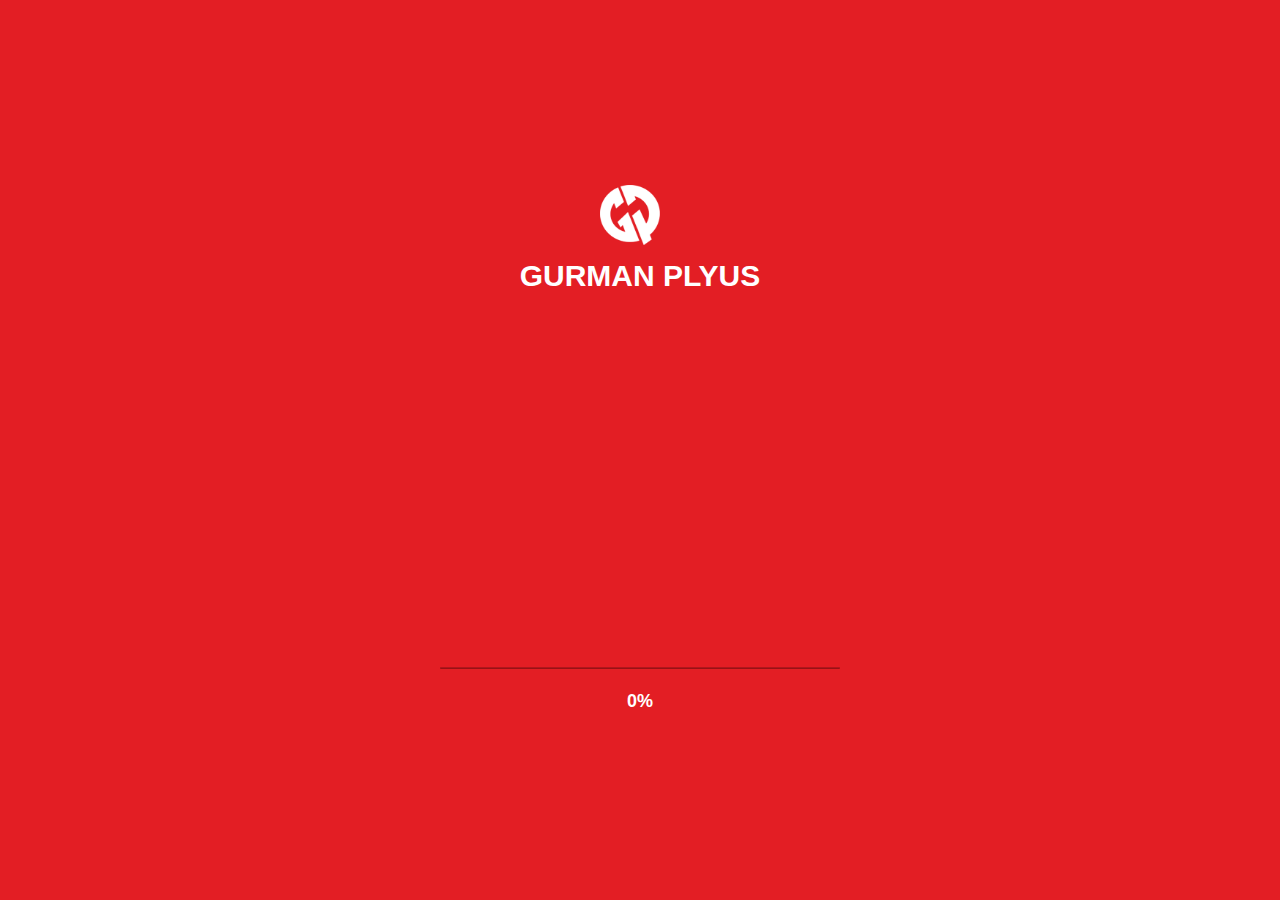
<file: index.html>
<html lang="en">

<head>
    <meta charset="UTF-8">
    <meta name="viewport" content="width=device-width, initial-scale=1.0">
    <link rel="icon" type="image/png" href="./images/logo-gurman.png" sizes="16x16">
    <link rel="stylesheet" href="https://maxcdn.bootstrapcdn.com/bootstrap/3.4.1/css/bootstrap.min.css">
    <link rel="stylesheet" href="https://cdnjs.cloudflare.com/ajax/libs/font-awesome/4.7.0/css/font-awesome.min.css">
    <link rel="stylesheet" href="style.css">
    <link rel="stylesheet" href="mobile.css">
    <link rel="stylesheet" href="root.css">
    <script src="https://api-maps.yandex.ru/2.1/?lang=ru_RU&amp;apikey=<ваш API-ключ>" type="text/javascript"></script>
    <title>Gurman plyus</title>
</head>

<body>
    <div class="comment-popup" data-position="1"> 
        <i class="fa fa-close comment-close" onclick="closePageePopup()"></i>
        <div class="bg-ccc">
                <div class="about-content">
                    <div class="row">
                        <div class="col-md-12 col-sm-12 col-xs-12">
                            <p class="text-banner text-dark contact-banner comment-popup-text">Оставьте отзыв</p>
                        </div>
                        <div class="col-md-12 col-sm-12 col-xs-12">
                            <div class="border-bottom-input">
                                <label><b>Имя</b></label>
                                <input type="text">
                            </div>
                        </div>
                        <div class="col-md-6 col-sm-6 col-xs-12">
                            <div class="border-bottom-input">
                                <label><b>Телефон</b></label>
                                <input type="text">
                            </div>
                        </div>
                        <div class="col-md-6 col-sm-6 col-xs-12">
                            <div class="border-bottom-input">
                                <label><b>E-mail</b></label>
                                <input type="text">
                            </div>
                        </div>
                        <div class="col-md-12 col-sm-12 col-xs-12">
                            <div class="border-bottom-input">
                                <label><b>Текст сообщение</b></label>
                                <input type="text">
                            </div>
                        </div>
                        <div class="col-md-6 col-sm-6 col-xs-12 mb-5">
                            <div class="flex-file-upload">
                                <div class="btn-box">
                                    <label class="circle-upload" for="file-inp"><i class="fa fa-cloud-upload "></i></label>
                                </div>
                                <div class="text-box">
                                    <p class="file-upload-text">прикрепить файлы Docx, exсel, pdf, jpg, png</p>
                                </div>
                                <input type="file" class="hide-inp" onchange="changeText(event)" id="file-inp" hidden="">
                            </div>
                        </div>
                        <div class="col-md-6 col-sm-6 col-xs-12 mb-5">
                            <button type="submit" class="red-border-btn active pl-10 pr-10">ОТПРАВИТЬ</button>
                        </div>
                    </div>

                </div>
            </div>
    </div>
    <div class="comment-popup" data-position="2"> 
        <i class="fa fa-close comment-close" onclick="closePageePopup()"></i>
        <div class="bg-ccc">
                <div class="about-content">
                    <div class="row">
                        <div class="col-md-12 col-sm-12 col-xs-12">
                            <p class="text-banner text-dark contact-banner comment-popup-text">Сотрудничество</p>
                        </div>
                        <div class="col-md-12 col-sm-12 col-xs-12">
                            <div class="border-bottom-input">
                                <label><b>Имя</b></label>
                                <input type="text">
                            </div>
                        </div>
                        <div class="col-md-6 col-sm-6 col-xs-12">
                            <div class="border-bottom-input">
                                <label><b>Телефон</b></label>
                                <input type="text">
                            </div>
                        </div>
                        <div class="col-md-6 col-sm-6 col-xs-12">
                            <div class="border-bottom-input">
                                <label><b>E-mail</b></label>
                                <input type="text">
                            </div>
                        </div>
                        <div class="col-md-12 col-sm-12 col-xs-12">
                            <div class="border-bottom-input">
                                <label><b>Текст сообщение</b></label>
                                <input type="text">
                            </div>
                        </div>
                        <div class="col-md-6 col-sm-6 col-xs-12 mb-5">
                            <div class="flex-file-upload">
                                <div class="btn-box">
                                    <label class="circle-upload" for="file-inp"><i class="fa fa-cloud-upload "></i></label>
                                </div>
                                <div class="text-box">
                                    <p class="file-upload-text">прикрепить файлы Docx, exсel, pdf, jpg, png</p>
                                </div>
                                <input type="file" class="hide-inp" onchange="changeText(event)" id="file-inp" hidden="">
                            </div>
                        </div>
                        <div class="col-md-6 col-sm-6 col-xs-12 mb-5">
                            <button type="submit" class="red-border-btn active pl-10 pr-10">ОТПРАВИТЬ</button>
                        </div>
                    </div>

                </div>
            </div>
    </div>
    <div class="loader-page">
        <div class="center-item logo-loader">
            <img src="./images/logo-gurman.png" alt="">
            <span>Gurman plyus</span>
        </div>
        <div class="center-item progress-center">
            <div class="progress-bar custom">
                <div class="item-progres"></div>
            </div>
            <span class="loader-progress">0%</span>
        </div>
    </div>
    <div class="toggle-menu">
        <div class="content-menu">
            <div class="flex-nav">
                <ul class="menu-ul">
                    <li><a href="about.html">О НАС </a></li>
                    <li><a href="firial.html">ДИСТРИБУЦИЯ</a></li>
                    <li><a href="partner.html">ПАРТНЕРЫ</a></li>
                    <li><a href="product.html">НАШ РОДУКТ</a></li>
                    <li><a href="missia.html">МИССИЯ И ПРИНЦИПЫ</a></li>
                    <li><a href="galery.html">ФОТО ГАЛАРЕЯ</a></li>
                    <li><span onclick="openPagePopup(1)">ОСТАВЬТЕ ОТЗЫВ</span></li>
                    <li><span onclick="openPagePopup(2)">СОТРУДНИЧЕСТВО</span></li>
                    <li><a href="contact.html">КОНТАКТЫ</a></li>
                </ul>
                <ul class="menu-ul bottom-menu contact-menu">
                    <li>
                        <span>Phone</span>
                        <span>(+99412) 447-01-17</span>
                        <span>(+99412) 565-61-71</span>
                        <span>(+99412) 565-61-72</span>
                        <span>(+99412) 628-27-94</span>
                    </li>
                    <li>
                        <a href="mailto:planerhobbi551@gmail.com">
                            <span>Email</span>
                            <span>planerhobbi551@gmail.com</span>
                        </a>
                    </li>
                    <li>
                        <span>Политика конфиденциальности</span>
                        <p style="margin: 0;">© 2020 «GURMAN PLUSH» </p>
                    </li>
                </ul>
            </div>
        </div>
        <div class="white-bg">
        </div>
        <div class="right-close-box">
        </div>
        <div class="close-menu-icon">
            <i class="fa fa-angle-left"></i>
        </div>
    </div>
    <div class="box-button-right-acardion">
        <button class="red-border-btn right-button-item one-btn">НАПИСАТЬ НАМ</button>
        <button class="red-border-btn right-button-item two-btn" onclick="openPagePopup(1)">ОСТАВЬТЕ ОТЗЫВ</button>
        <button class="red-border-btn right-button-item three-btn" onclick="openPagePopup(2)">СОТРУДНИЧЕСТВО</button>
    </div>
    <div class="flex-section">
        <div class="col-flex-1">
            <div class="item-box">
                <div class="logo-box flex-end-line">
                    <a href="index.html">
                        <img src="./images/logo-gurman.png" alt="">
                    </a>
                </div>
                <div class="animate-menu pc flex-end-line">
                    <div class="animate-btn">
                        <span></span>
                        <span></span>
                        <span></span>
                    </div>
                </div>
            </div>
            <div class="language-btn">
                <ul>
                    <li class="active">
                        <a href="#">AZ</a>
                    </li>
                    <li>
                        <a href="#">TR</a>
                    </li>
                    <li>
                        <a href="#">EN</a>
                    </li>
                    <li>
                        <a href="#">RU</a>
                    </li>
                </ul>
            </div>
            <div class="animate-menu mobile flex-end-line">
                <div class="animate-btn">
                    <span></span>
                    <span></span>
                    <span></span>
                </div>
            </div>
        </div>

        <div class="col-flex-2" onscroll="scrollCoordinates()">
            <canvas class="canvas-geo"></canvas>
            <div class="cicle-control">
                <div class="animation-box"></div>
                <i class="fa fa-angle-left left" onclick="leftEventClick()"></i>
                <i class="fa fa-angle-right right" onclick="rightEventClick()"></i>
            </div>
            <div class="content-box-flex canvas-parent">
                <div class="content-col">
                    <div class="slider-home">
                        <div class="slider-parent">
                            <div class="item-slider">
                                 <img src="./images/banner.png" alt="" class="banner-img ">
                            </div>
                            <div class="item-slider">
                                <img src="./images/pizza.jpg" alt="">
                            </div>
                            <div class="item-slider">
                                <img src="./images/coffe.jpg" alt="" class="banner-img ">
                            </div>
                            <div class="item-slider">
                                <img src="./images/cheesy.jpg" alt="">
                            </div>
                        </div>
                        <div class="circle-slider">
                            <span class="active"></span>
                            <span></span>
                            <span></span>
                            <span></span>
                        </div>
                    </div>



                    <img src="./images/figure-item.png" alt="" class="figure-item opacity-figure bottom left first-item-figure pc-hide">
                    <div class="row  height-100">
                        <div class="col-md-8 col-sm-12 col-xs-12 height-100">
                            <div class="text-full-box-item">
                                <p class="text-banner custom-banner-padding">
                                    Все наша продукция привозится из 6 различных стран
                                </p>
                                <p class="push-right"><span>ПОТЯНИТЕ ВПРАВО</span> ⎯⎯⎯ </p>
                            </div>
                        </div>
                        <div class="col-md-4 col-sm-12 col-xs-12  height-100">
                            <div>
                                <img src="./images/figure-item.png" alt="" class="figure-item opacity-figure top right">
                            </div>
                        </div>
                    </div>
                </div>
                <div class="content-col">
                    <div class="row h-100">
                        <div class="col-md-7 col-sm-9 col-xs-12 h-100">
                            <div class="text-full-box-item">
                                <p class="text-banner red">
                                    О нас
                                </p>
                                <p class="text-desc">
                                    Компания «Гурман Плюс» осуществляет свою деятельность на рынке с 2006-ого года. За это время мы преодолели ряд трудностей: мы смогли расширить свою деятельность, получили возможность показать себя с лучшей стороны и заполучить доверие клиентов.
                                </p>
                                <p class="text-desc">
                                    Мы стараемся выполнять нашу работу должным образом, заработать доверие наших покупателей и быть уверенными в их удовлетворении, не допускать каких-либо недочетов и ошибок. Наша компания занимается не только оперативной доставкой продукции мирового класса, но в тоже время осуществляет послепродажное и обслуживание.
                                </p>
                                <div class="button-box-bottom">
                                    <button class="red-border-btn">Миссия и принципы</button>
                                    <button class="red-border-btn">Знаки качества и сертификаты</button>
                                    <button class="red-border-btn">Наш продукт</button>
                                </div>
                            </div>
                        </div>
                        <div class="col-md-5 col-sm-3 col-xs-12 mobile-hide h-100">
                            <div>
                                <img src="./images/gurman_bus.png" alt="" class="figure-item top right">
                            </div>
                        </div>
                    </div>
                </div>
                <div class="content-col red-bg">
                    <img src="./images/az-map.png" alt="" class="map-center">
                    <div class="row ">
                        <div class="col-md-12 col-sm-12 col-xs-12 height-100">
                            <div class="text-full-box-item">
                                <p class="text-banner">
                                    Дистрибуция
                                </p>
                                <p class="half-text bold">
                                    Поставляем продукцию во все регионы Азербвйджане
                                </p>
                                <p class="half-text">
                                    Наша главная цель состоит в том, чтобы работать в тесном контакте с точками продаж во всех регионах страны и удовлетворять потребности потребителей, которые живут там.
                                </p>
                                <p class="text-banner custom-size">
                                    Выбирая нас, вы получаете:
                                </p>
                                <div class="row">
                                    <div class="col-md-4 col-sm-4 col-xs-12">
                                        <p class="custom-size-2">
                                            <span>01</span>
                                        </p>
                                        <p class="half-text">
                                            Возможность оперативного приобретения высококачественной продукции от производителя
                                        </p>
                                    </div>
                                    <div class="col-md-4 col-sm-4 col-xs-12">
                                        <p class="custom-size-2">
                                            <span>02</span>
                                        </p>
                                        <p class="half-text">
                                            Выгодные и прозрачные условия сотрудничества
                                        </p>
                                    </div>
                                    <div class="col-md-4 col-sm-4 col-xs-12">
                                        <p class="custom-size-2">
                                            <span>03</span>
                                        </p>
                                        <p class="half-text">
                                            Адресную доставку в удобное для вас время и место
                                        </p>
                                    </div>
                                </div>
                                <div class="circle-flex-box">
                                    <br>
                                    <p class="text-banner custom-size">
                                        Места продаж
                                    </p>
                                    <ul class="circle-ul-bottom">
                                        <li>
                                            <a href="#">
                                                <img src="./images/l1.png" alt="">
                                            </a>
                                        </li>
                                        <li>
                                            <a href="#">
                                                <img src="./images/l2.png" alt="">
                                            </a>
                                        </li>
                                        <li>
                                            <a href="#">
                                                <img src="./images/l3.png" alt="">
                                            </a>
                                        </li>
                                        <li>
                                            <a href="#">
                                                <img src="./images/l4.png" alt="">
                                            </a>
                                        </li>
                                        <li>
                                            <a href="#">
                                                <img src="./images/l5.png" alt="">
                                            </a>
                                        </li>
                                        <li>
                                            <a href="#">
                                                <img src="./images/l6.png" alt="">
                                            </a>
                                        </li>
                                        <li>
                                            <a href="#">
                                                <img src="./images/l7.png" alt="">
                                            </a>
                                        </li>

                                    </ul>
                                </div>
                            </div>
                        </div>

                    </div>
                </div>
                <div class="content-col">
                    <div class="center-content">
                        <div class="content-items">
                            <div class="container-fluid">
                                <div class="row">
                                    <div class="col-md-12 col-sm-12 col-xs-12">
                                        <p class="text-banner red mb-1 bottom-items-margin">
                                            Наши партнеры
                                        </p>
                                    </div>
                                    <div class="col-md-12 col-sm-12 col-xs-12">
                                        <button class="red-border-btn">Посмотреть все наши партнеры</button>
                                    </div>
                                    <div class="flex-send-card">
                                        <div class="send-card">
                                            <div class="box-image-item">
                                                <img src="./images/Tsaritsino.jpg" alt="">
                                                <div class="red-animate-box">
                                                    <button class="red-border-btn">Официальный веб сайт</button>
                                                </div>
                                            </div>
                                            <p class="title-box-item">Tsaritsino</p>
                                        </div>
                                        <div class="send-card">
                                            <div class="box-image-item">
                                                <img src="./images/Çerkizovo.jpg" alt="">
                                                <div class="red-animate-box">
                                                    <button class="red-border-btn">Официальный веб сайт</button>
                                                </div>
                                            </div>
                                            <p class="title-box-item">Çerkizova</p>
                                        </div>
                                        <div class="send-card ">
                                            <div class="box-image-item">
                                                <img src="./images/Remit.jpg" alt="">
                                                <div class="red-animate-box">
                                                    <button class="red-border-btn">Официальный веб сайт</button>
                                                </div>
                                            </div>
                                            <p class="title-box-item">Ostankino</p>
                                        </div>

                                    </div>

                                </div>
                            </div>

                        </div>
                    </div>
                </div>
                <div class="content-col">
                    <div class="flex-parent-50">
                        <div class="flex-col-50">
                            <div style="width: 100%">
                                <p class="half-text custom-size3 text-center " style="margin-bottom: 30px">
                                    Наша главная цель – это удовлетворение запросов наших партнеров и клиентов. Будучи «Гурман Плюс» ООО мы привлекаем все наши возможности для удовлетворения потребностей наших покупателей. Наша основная цель заключается в том, чтобы предлагать пользователям качественную продукцию и тем самым расширить покупательскую аудиторию.
                                </p>
                                <div class="text-center ">
                                    <button class="red-border-btn">Узнать больше</button>
                                </div>
                            </div>
                        </div>
                        <div class="flex-col-50 none-align">
                            <div style="width: 100%">
                                <p class="text-banner red">
                                    Заботы
                                </p>
                                <p class="half-text text-dark">
                                    Люди — основная ценность компании, а забота о людях — один из приоритетов компании в развитии
                                </p>
                                <div class="collective-image">
                                    <img src="./images/ff.png" alt="">
                                </div>
                            </div>
                            <img src="./images/gurman_6.png" alt="" class="figure-item opacity-figure bottom left">
                        </div>
                    </div>
                </div>
                <div class="content-col">
                    <div class="row h-100">
                        <div class="col-md-6 col-sm-7 col-xs-12 h-100">
                            <div class="text-full-box-item">
                                <p class="text-banner red">
                                    Рядом
                                </p>
                                <p class="half-text gray">
                                    <b> Контакты и вопросы </b>
                                </p>
                                <p class="half-text size-14 text-dark">
                                    <b> Свяжитесь с нами - мы всегда 
                                        рады обратной </b>
                                </p>
                                <p class="half-text gray">
                                    <b> НАШ АДРЕС </b>
                                </p>
                                <p class="half-text size-14 text-dark">
                                    <b> 
                                         Азербвйджан, Город Баку, М.К.Ататюрк,
                                         дом 39/69
                                     </b>
                                </p>
                                <p class="half-text gray">
                                    <b> ПОЗВОНИТЕ НАМ </b>
                                </p>
                                <div class="number-flex">

                                    <p class="half-text size-14 text-dark">
                                        <b> 
                                      (+99412) 447-01-17
                                    </b>
                                    </p>
                                    <p class="half-text size-14 text-dark">
                                        <b> 
                                      (+99412) 565-61-71
                                    </b>
                                    </p>
                                    <p class="half-text size-14 text-dark">
                                        <b> 
                                        (+99412) 565-61-72
                                    </b>
                                    </p>
                                    <p class="half-text size-14 text-dark">
                                        <b> 
                                    (+99412) 628-27-94
                                    </b>
                                    </p>
                                </div>

                                <p class="half-text gray">
                                    <b> E-MAIL </b>
                                </p>
                                <p class="half-text size-14 text-dark">
                                    <b> 
                                       office@gurmanplyus.az
                                    </b>
                                </p>
                                <p class="half-text size-14 text-dark">
                                    <b> 
                                    gurmanplyus@mail.ru
                                    </b>
                                </p>
                            </div>
                        </div>

                        <div class="col-md-6 col-sm-5 col-xs-12  h-100">
                            <div class="flex-map">
                                <div class="circle-map">
                                    <div class="big-map">
                                        <div class="border-map"></div>
                                        <div id="map"></div>
                                    </div>
                                </div>
                            </div>
                        </div>
                    </div>
                </div>
            </div>
        </div>
    </div>

    </div>
</body>

<script src="./lib_js/jquery.js"></script>
<script src="./lib_js/bootstrap.min.js"></script>
<script src="main.js"></script>

<script>
    window.onload = function() {
        add_yandex();
        callLoader();
        if (window.outerWidth > 767) {
            resizeSideContent();
            resizeAndUpdateCanvas();
        } else {}
        createSlider();
        sliderControl();
    }
    window.onresize = function() {
        if (window.outerWidth > 767) {
            positionArray = [];
            resizeSideContent();
            resizeAndUpdateCanvas();
        } else {}
        setTimeout(function(){
            createSlider();
        },1000);
    }
</script>

</html>
</file>
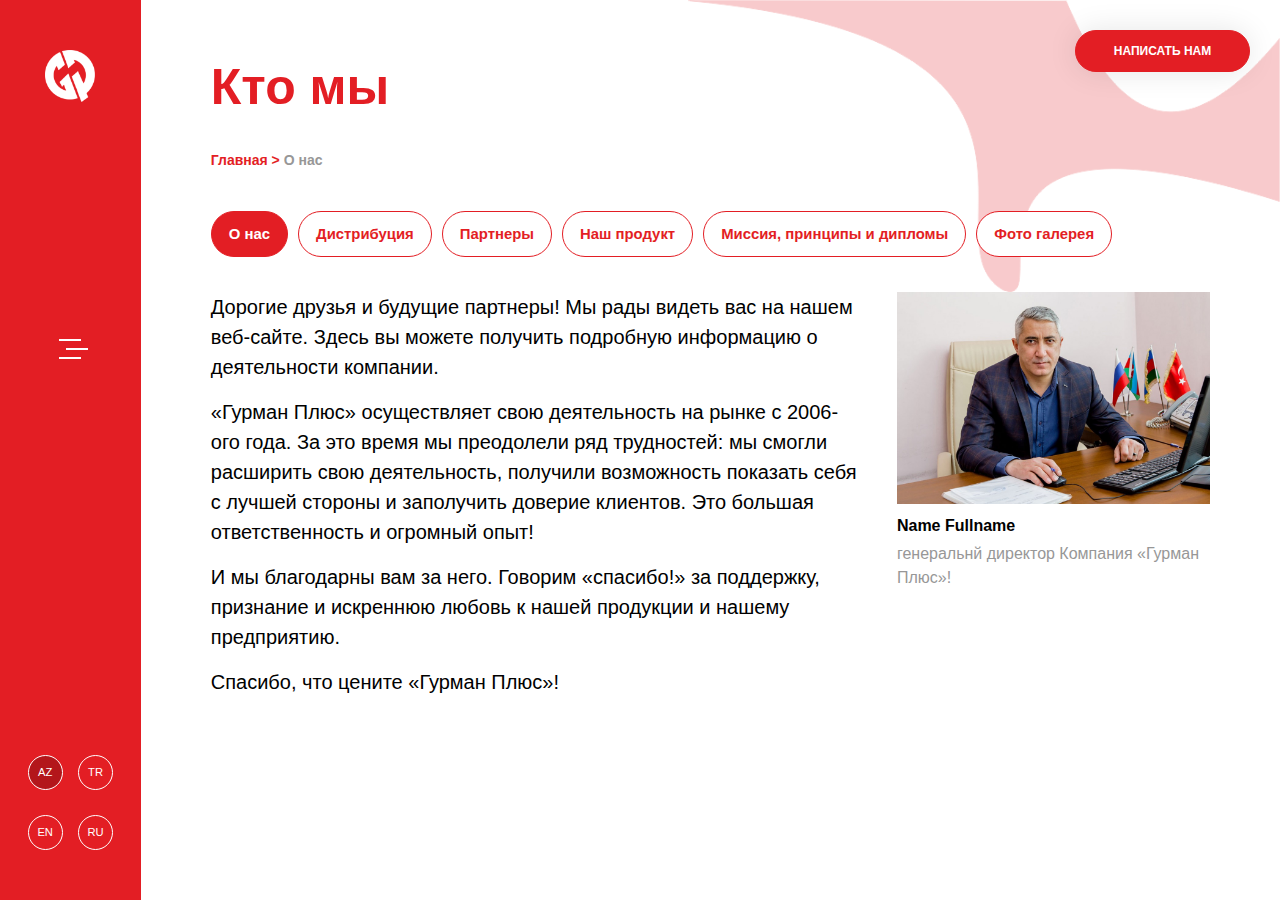
<file: about.html>
<html lang="en">

<head>
    <meta charset="UTF-8">
    <meta name="viewport" content="width=device-width, initial-scale=1.0">
    <link rel="icon" type="image/png" href="./images/logo-gurman.png" sizes="16x16">
    <link rel="stylesheet" href="./lib_css/bootstrap.min.css">
    <link rel="stylesheet" href="https://cdnjs.cloudflare.com/ajax/libs/font-awesome/4.7.0/css/font-awesome.min.css">
    <link rel="stylesheet" href="style.css">
    <link rel="stylesheet" href="mobile.css">
    <link rel="stylesheet" href="root.css">
    <script src="https://api-maps.yandex.ru/2.1/?lang=ru_RU&amp;apikey=<ваш API-ключ>" type="text/javascript"></script>
    <title>Gurman plyus</title>
</head>

<body>
    <div class="comment-popup" data-position="1"> 
        <i class="fa fa-close comment-close" onclick="closePageePopup()"></i>
        <div class="bg-ccc">
                <div class="about-content">
                    <div class="row">
                        <div class="col-md-12 col-sm-12 col-xs-12">
                            <p class="text-banner text-dark contact-banner comment-popup-text">Оставьте отзыв</p>
                        </div>
                        <div class="col-md-12 col-sm-12 col-xs-12">
                            <div class="border-bottom-input">
                                <label><b>Имя</b></label>
                                <input type="text">
                            </div>
                        </div>
                        <div class="col-md-6 col-sm-6 col-xs-12">
                            <div class="border-bottom-input">
                                <label><b>Телефон</b></label>
                                <input type="text">
                            </div>
                        </div>
                        <div class="col-md-6 col-sm-6 col-xs-12">
                            <div class="border-bottom-input">
                                <label><b>E-mail</b></label>
                                <input type="text">
                            </div>
                        </div>
                        <div class="col-md-12 col-sm-12 col-xs-12">
                            <div class="border-bottom-input">
                                <label><b>Текст сообщение</b></label>
                                <input type="text">
                            </div>
                        </div>
                        <div class="col-md-6 col-sm-6 col-xs-12 mb-5">
                            <div class="flex-file-upload">
                                <div class="btn-box">
                                    <label class="circle-upload" for="file-inp"><i class="fa fa-cloud-upload "></i></label>
                                </div>
                                <div class="text-box">
                                    <p class="file-upload-text">прикрепить файлы Docx, exсel, pdf, jpg, png</p>
                                </div>
                                <input type="file" class="hide-inp" onchange="changeText(event)" id="file-inp" hidden="">
                            </div>
                        </div>
                        <div class="col-md-6 col-sm-6 col-xs-12 mb-5">
                            <button type="submit" class="red-border-btn active pl-10 pr-10">ОТПРАВИТЬ</button>
                        </div>
                    </div>

                </div>
            </div>
    </div>
    <div class="comment-popup" data-position="2"> 
        <i class="fa fa-close comment-close" onclick="closePageePopup()"></i>
        <div class="bg-ccc">
                <div class="about-content">
                    <div class="row">
                        <div class="col-md-12 col-sm-12 col-xs-12">
                            <p class="text-banner text-dark contact-banner comment-popup-text">Сотрудничество</p>
                        </div>
                        <div class="col-md-12 col-sm-12 col-xs-12">
                            <div class="border-bottom-input">
                                <label><b>Имя</b></label>
                                <input type="text">
                            </div>
                        </div>
                        <div class="col-md-6 col-sm-6 col-xs-12">
                            <div class="border-bottom-input">
                                <label><b>Телефон</b></label>
                                <input type="text">
                            </div>
                        </div>
                        <div class="col-md-6 col-sm-6 col-xs-12">
                            <div class="border-bottom-input">
                                <label><b>E-mail</b></label>
                                <input type="text">
                            </div>
                        </div>
                        <div class="col-md-12 col-sm-12 col-xs-12">
                            <div class="border-bottom-input">
                                <label><b>Текст сообщение</b></label>
                                <input type="text">
                            </div>
                        </div>
                        <div class="col-md-6 col-sm-6 col-xs-12 mb-5">
                            <div class="flex-file-upload">
                                <div class="btn-box">
                                    <label class="circle-upload" for="file-inp"><i class="fa fa-cloud-upload "></i></label>
                                </div>
                                <div class="text-box">
                                    <p class="file-upload-text">прикрепить файлы Docx, exсel, pdf, jpg, png</p>
                                </div>
                                <input type="file" class="hide-inp" onchange="changeText(event)" id="file-inp" hidden="">
                            </div>
                        </div>
                        <div class="col-md-6 col-sm-6 col-xs-12 mb-5">
                            <button type="submit" class="red-border-btn active pl-10 pr-10">ОТПРАВИТЬ</button>
                        </div>
                    </div>

                </div>
            </div>
    </div>
    <div class="toggle-menu">
        <div class="content-menu">
            <div class="flex-nav">
                <ul class="menu-ul">
                    <li class="active"><a href="about.html">О НАС </a></li>
                    <li><a href="firial.html">ДИСТРИБУЦИЯ</a></li>
                    <li><a href="partner.html">ПАРТНЕРЫ</a></li>
                    <li><a href="product.html">НАШ РОДУКТ</a></li>
                    <li><a href="missia.html">МИССИЯ И ПРИНЦИПЫ</a></li>
                    <li><a href="galery.html">ФОТО ГАЛАРЕЯ</a></li>
                    <li><span onclick="openPagePopup(1)">ОСТАВЬТЕ ОТЗЫВ</span></li>
                    <li><span onclick="openPagePopup(2)">СОТРУДНИЧЕСТВО</span></li>
                    <li><a href="contact.html">КОНТАКТЫ</a></li>
                </ul>
                <ul class="menu-ul bottom-menu contact-menu">
                    <li>
                        <span>Phone</span>
                        <span>(+99412) 447-01-17</span>
                        <span>(+99412) 565-61-71</span>
                        <span>(+99412) 565-61-72</span>
                        <span>(+99412) 628-27-94</span>
                    </li>
                    <li>
                        <a href="mailto:planerhobbi551@gmail.com">
                            <span>Email</span>
                            <span>planerhobbi551@gmail.com</span>
                        </a>
                    </li>
                    <li>
                        <span>Политика конфиденциальности</span>
                        <p style="margin: 0;">© 2020 «GURMAN PLUSH» </p>
                    </li>
                </ul>
            </div>
        </div>
        <div class="white-bg">
        </div>
        <div class="right-close-box">
        </div>
        <div class="close-menu-icon">
            <i class="fa fa-angle-left"></i>
        </div>
    </div>
    <div class="box-button-right-acardion">
        <button class="red-border-btn right-button-item one-btn">НАПИСАТЬ НАМ</button>
        <button class="red-border-btn right-button-item two-btn" onclick="openPagePopup(1)">ОСТАВЬТЕ ОТЗЫВ</button>
        <button class="red-border-btn right-button-item three-btn" onclick="openPagePopup(2)">СОТРУДНИЧЕСТВО</button>
    </div>
    <div class="flex-section">
        <div class="col-flex-1">
            <div class="item-box">
                <div class="logo-box flex-end-line">
                    <a href="index.html">
                        <img src="./images/logo-gurman.png" alt="">
                    </a>
                </div>
                <div class="animate-menu pc flex-end-line">
                    <div class="animate-btn">
                        <span></span>
                        <span></span>
                        <span></span>
                    </div>
                </div>
            </div>
            <div class="language-btn">
                <ul>
                    <li class="active">
                        <a href="#">AZ</a>
                    </li>
                    <li>
                        <a href="#">TR</a>
                    </li>
                    <li>
                        <a href="#">EN</a>
                    </li>
                    <li>
                        <a href="#">RU</a>
                    </li>
                </ul>
            </div>
            <div class="animate-menu mobile flex-end-line">
                <div class="animate-btn">
                    <span></span>
                    <span></span>
                    <span></span>
                </div>
            </div>
        </div>

        <div class="col-flex-2">
            <img src="./images/2.png" alt="" class="figure-item top right">
            <div class="about-content">
                <div class="row">
                    <div class="col-md-12 col-sm-12 col-xs-12">
                        <p class="text-banner red">Кто мы</p>
                    </div>
                    <div class="col-md-12 col-sm-12 col-xs-12">
                        <b>  <span class="half-text red" style="font-size: 14px;">Главная > </span>
                            <span class="half-text gray" style="font-size: 14px;"> О нас</span></b>
                    </div>
                    <div class="col-md-12 col-sm-12 col-xs-12">
                        <div class="flex-button-box">
                            <a href="about.html">
                                <button class="red-border-btn active">О нас </button>
                            </a>
                            <a href="firial.html">
                                <button class="red-border-btn">Дистрибуция </button>
                            </a>
                            <a href="partner.html">
                                <button class="red-border-btn">Партнеры </button>
                            </a>
                            <a href="product.html">
                                <button class="red-border-btn">Наш продукт </button>
                            </a>
                            <a href="missia.html">
                                <button class="red-border-btn">Миссия, принципы и дипломы </button>
                            </a>
                            <a href="galery.html">
                                <button class="red-border-btn">Фото галерея</button>
                            </a>
                        </div>
                    </div>
                    <div class="col-md-8 col-sm-7 col-xs-12">
                        <p class="half-text text-dark fs-16">Дорогие друзья и будущие партнеры! Мы рады видеть вас на нашем веб-сайте. Здесь вы можете получить подробную информацию о деятельности компании.
                        </p>
                        <p class="half-text text-dark fs-16">«Гурман Плюс» осуществляет свою деятельность на рынке с 2006-ого года. За это время мы преодолели ряд трудностей: мы смогли расширить свою деятельность, получили возможность показать себя с лучшей стороны и заполучить доверие клиентов. Это большая ответственность и огромный опыт!
                        </p>
                        <p class="half-text text-dark fs-16">И мы благодарны вам за него. Говорим «спасибо!» за поддержку, признание и искреннюю любовь к нашей продукции и нашему предприятию.
                        </p>
                    </div>
                    <div class="col-md-4 col-sm-5 col-xs-12">
                        <div class="image-box">
                            <img src="./images/111-1024x694.jpg" alt="">
                        </div>
                        <p class="half-text text-dark mb-1">
                            <b>Name Fullname</b>
                        </p>
                        <p class="half-text gray">
                            генеральнй директор Компания «Гурман Плюс»!
                        </p>
                    </div>
                    <div class="col-md-12 col-sm-12 col-xs-12">
                      
                        <p class="half-text text-dark fs-16">Спасибо, что цените «Гурман Плюс»!
                        </p>
                    </div>
                </div>
            </div>
        </div>
    </div>
</body>
<script src="./lib_js/jquery.js"></script>
<script src="./lib_js/bootstrap.min.js"></script>
<script src="main.js"></script>

</html>
</file>
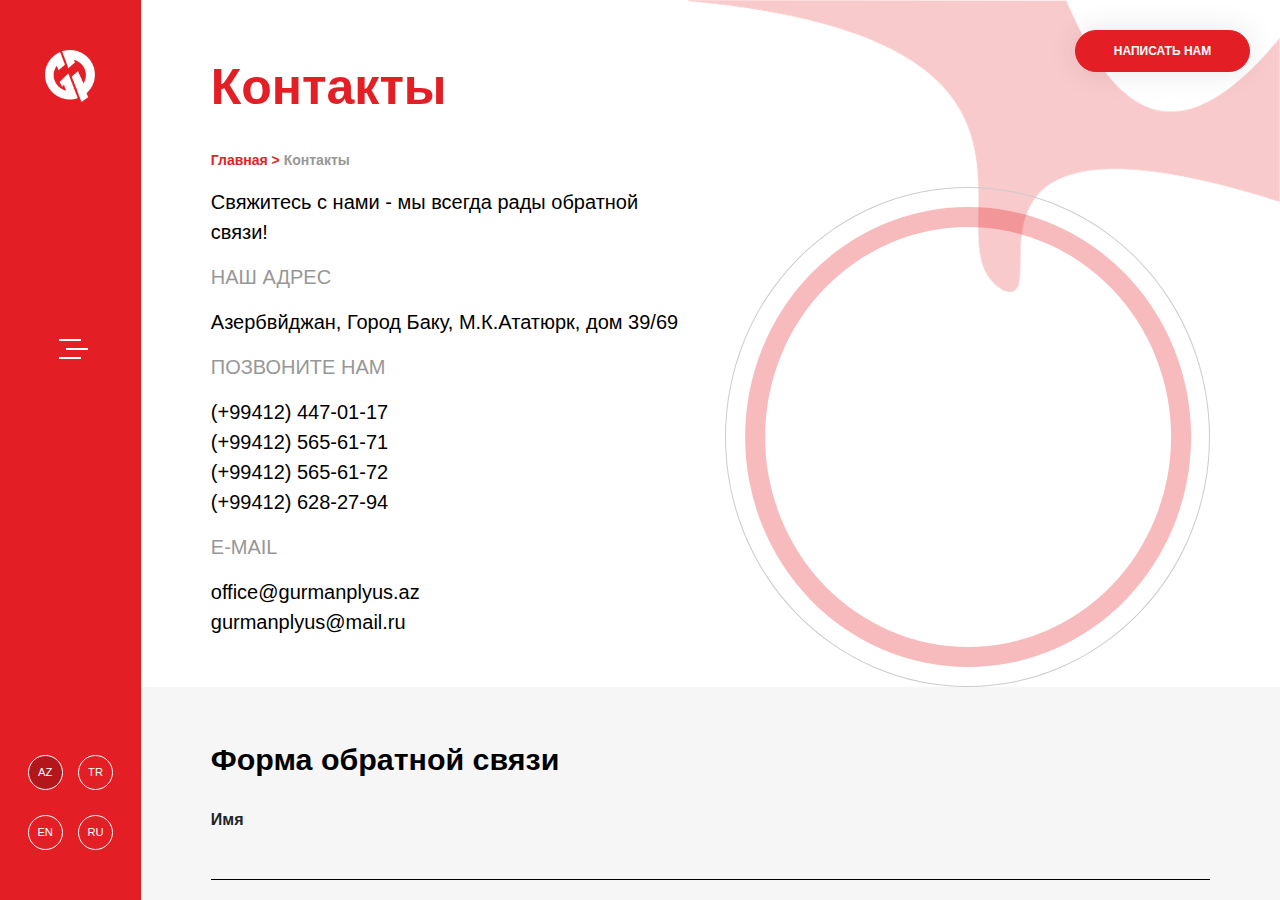
<file: contact.html>
<html lang="en">

<head>
    <meta charset="UTF-8">
    <meta name="viewport" content="width=device-width, initial-scale=1.0">
    <link rel="icon" type="image/png" href="./images/logo-gurman.png" sizes="16x16">
    <link rel="stylesheet" href="./lib_css/bootstrap.min.css">
    <link rel="stylesheet" href="https://cdnjs.cloudflare.com/ajax/libs/font-awesome/4.7.0/css/font-awesome.min.css">
    <link rel="stylesheet" href="style.css">
    <link rel="stylesheet" href="mobile.css">
    <link rel="stylesheet" href="root.css">
    <script src="https://api-maps.yandex.ru/2.1/?lang=ru_RU&amp;apikey=<ваш API-ключ>" type="text/javascript"></script>
    <title>Gurman plyus</title>
</head>

<body>
    <div class="comment-popup" data-position="1"> 
        <i class="fa fa-close comment-close" onclick="closePageePopup()"></i>
        <div class="bg-ccc">
                <div class="about-content">
                    <div class="row">
                        <div class="col-md-12 col-sm-12 col-xs-12">
                            <p class="text-banner text-dark contact-banner comment-popup-text">Оставьте отзыв</p>
                        </div>
                        <div class="col-md-12 col-sm-12 col-xs-12">
                            <div class="border-bottom-input">
                                <label><b>Имя</b></label>
                                <input type="text">
                            </div>
                        </div>
                        <div class="col-md-6 col-sm-6 col-xs-12">
                            <div class="border-bottom-input">
                                <label><b>Телефон</b></label>
                                <input type="text">
                            </div>
                        </div>
                        <div class="col-md-6 col-sm-6 col-xs-12">
                            <div class="border-bottom-input">
                                <label><b>E-mail</b></label>
                                <input type="text">
                            </div>
                        </div>
                        <div class="col-md-12 col-sm-12 col-xs-12">
                            <div class="border-bottom-input">
                                <label><b>Текст сообщение</b></label>
                                <input type="text">
                            </div>
                        </div>
                        <div class="col-md-6 col-sm-6 col-xs-12 mb-5">
                            <div class="flex-file-upload">
                                <div class="btn-box">
                                    <label class="circle-upload" for="file-inp"><i class="fa fa-cloud-upload "></i></label>
                                </div>
                                <div class="text-box">
                                    <p class="file-upload-text">прикрепить файлы Docx, exсel, pdf, jpg, png</p>
                                </div>
                                <input type="file" class="hide-inp" onchange="changeText(event)" id="file-inp" hidden="">
                            </div>
                        </div>
                        <div class="col-md-6 col-sm-6 col-xs-12 mb-5">
                            <button type="submit" class="red-border-btn active pl-10 pr-10">ОТПРАВИТЬ</button>
                        </div>
                    </div>

                </div>
            </div>
    </div>
    <div class="comment-popup" data-position="2"> 
        <i class="fa fa-close comment-close" onclick="closePageePopup()"></i>
        <div class="bg-ccc">
                <div class="about-content">
                    <div class="row">
                        <div class="col-md-12 col-sm-12 col-xs-12">
                            <p class="text-banner text-dark contact-banner comment-popup-text">Сотрудничество</p>
                        </div>
                        <div class="col-md-12 col-sm-12 col-xs-12">
                            <div class="border-bottom-input">
                                <label><b>Имя</b></label>
                                <input type="text">
                            </div>
                        </div>
                        <div class="col-md-6 col-sm-6 col-xs-12">
                            <div class="border-bottom-input">
                                <label><b>Телефон</b></label>
                                <input type="text">
                            </div>
                        </div>
                        <div class="col-md-6 col-sm-6 col-xs-12">
                            <div class="border-bottom-input">
                                <label><b>E-mail</b></label>
                                <input type="text">
                            </div>
                        </div>
                        <div class="col-md-12 col-sm-12 col-xs-12">
                            <div class="border-bottom-input">
                                <label><b>Текст сообщение</b></label>
                                <input type="text">
                            </div>
                        </div>
                        <div class="col-md-6 col-sm-6 col-xs-12 mb-5">
                            <div class="flex-file-upload">
                                <div class="btn-box">
                                    <label class="circle-upload" for="file-inp"><i class="fa fa-cloud-upload "></i></label>
                                </div>
                                <div class="text-box">
                                    <p class="file-upload-text">прикрепить файлы Docx, exсel, pdf, jpg, png</p>
                                </div>
                                <input type="file" class="hide-inp" onchange="changeText(event)" id="file-inp" hidden="">
                            </div>
                        </div>
                        <div class="col-md-6 col-sm-6 col-xs-12 mb-5">
                            <button type="submit" class="red-border-btn active pl-10 pr-10">ОТПРАВИТЬ</button>
                        </div>
                    </div>

                </div>
            </div>
    </div>
    <div class="toggle-menu">
        <div class="content-menu">
            <div class="flex-nav">
                <ul class="menu-ul">
                    <li><a href="about.html">О НАС </a></li>
                    <li><a href="firial.html">ДИСТРИБУЦИЯ</a></li>
                    <li><a href="partner.html">ПАРТНЕРЫ</a></li>
                    <li><a href="product.html">НАШ РОДУКТ</a></li>
                    <li><a href="missia.html">МИССИЯ И ПРИНЦИПЫ</a></li>
                    <li><a href="galery.html">ФОТО ГАЛАРЕЯ</a></li>
                    <li><span onclick="openPagePopup(1)">ОСТАВЬТЕ ОТЗЫВ</span></li>
                    <li><span onclick="openPagePopup(2)">СОТРУДНИЧЕСТВО</span></li>
                    <li class="active"><a href="contact.html">КОНТАКТЫ</a></li>
                </ul>
                <ul class="menu-ul bottom-menu contact-menu">
                    <li>
                        <span>Phone</span>
                        <span>(+99412) 447-01-17</span>
                        <span>(+99412) 565-61-71</span>
                        <span>(+99412) 565-61-72</span>
                        <span>(+99412) 628-27-94</span>
                    </li>
                    <li>
                        <a href="mailto:planerhobbi551@gmail.com">
                            <span>Email</span>
                            <span>planerhobbi551@gmail.com</span>
                        </a>
                    </li>
                    <li>
                        <span>Политика конфиденциальности</span>
                        <p style="margin: 0;">© 2020 «GURMAN PLUSH» </p>
                    </li>
                </ul>
            </div>
        </div>
        <div class="white-bg">
        </div>
        <div class="right-close-box">
        </div>
        <div class="close-menu-icon">
            <i class="fa fa-angle-left"></i>
        </div>
    </div>
    <div class="box-button-right-acardion">
        <button class="red-border-btn right-button-item one-btn">НАПИСАТЬ НАМ</button>
        <button class="red-border-btn right-button-item two-btn" onclick="openPagePopup(1)">ОСТАВЬТЕ ОТЗЫВ</button>
        <button class="red-border-btn right-button-item three-btn" onclick="openPagePopup(2)">СОТРУДНИЧЕСТВО</button>
    </div>
    <div class="flex-section">
        <div class="col-flex-1">
            <div class="item-box">
                <div class="logo-box flex-end-line">
                    <a href="index.html">
                        <img src="./images/logo-gurman.png" alt="">
                    </a>
                </div>
                <div class="animate-menu pc flex-end-line">
                    <div class="animate-btn">
                        <span></span>
                        <span></span>
                        <span></span>
                    </div>
                </div>
            </div>
            <div class="language-btn">
                <ul>
                    <li class="active">
                        <a href="#">AZ</a>
                    </li>
                    <li>
                        <a href="#">TR</a>
                    </li>
                    <li>
                        <a href="#">EN</a>
                    </li>
                    <li>
                        <a href="#">RU</a>
                    </li>
                </ul>
            </div>
            <div class="animate-menu mobile flex-end-line">
                <div class="animate-btn">
                    <span></span>
                    <span></span>
                    <span></span>
                </div>
            </div>
        </div>

        <div class="col-flex-2">
            <img src="./images/2.png" alt="" class="figure-item top right">
            <div class="about-content">
                <div class="row">
                    <div class="col-md-12 col-sm-12 col-xs-12">
                        <p class="text-banner red">Контакты</p>
                    </div>
                    <div class="col-md-12 col-sm-12 col-xs-12 mb-3">
                        <b> <span class="half-text red" style="font-size: 14px;">Главная > </span>
                            <span class="half-text gray" style="font-size: 14px;"> Контакты</span></b>
                    </div>
                    <div class="col-md-6 col-sm-12 col-xs-12">
                        <p class="half-text text-dark fs-16">
                            Свяжитесь с нами - мы всегда рады обратной связи!
                        </p>
                        <p class="half-text gray fs-16">
                            НАШ АДРЕС
                        </p>
                        <p class="half-text text-dark fs-16">

                            Азербвйджан, Город Баку, М.К.Ататюрк, дом 39/69

                        </p>

                        <p class="half-text gray fs-16">
                            ПОЗВОНИТЕ НАМ
                        </p>
                        <p class="half-text text-dark fs-16">
                            <span style="display: block">(+99412) 447-01-17</span>
                            <span style="display: block">(+99412) 565-61-71</span>
                            <span style="display: block">(+99412) 565-61-72</span>
                            <span style="display: block">(+99412) 628-27-94</span>
                        </p>
                        <p class="half-text gray fs-16">
                            E-MAIL
                        </p>
                        <p class="half-text text-dark fs-16">
                            <span style="display: block">office@gurmanplyus.az</span>
                            <span style="display: block">gurmanplyus@mail.ru</span>
                        </p>
                    </div>
                    <div class="col-md-6 col-sm-12 col-xs-12">
                        <div>
                            <div class="circle-map contact-map">
                                <div class="big-map">
                                    <div class="border-map"></div>
                                    <div id="map"></div>
                                </div>
                            </div>
                        </div>
                    </div>

                </div>
            </div>
            <div class="bg-ccc">
                <div class="about-content">
                    <div class="row">
                        <div class="col-md-12 col-sm-12 col-xs-12">
                            <p class="text-banner text-dark contact-banner">Форма обратной связи</p>
                        </div>
                        <div class="col-md-12 col-sm-12 col-xs-12">
                            <div class="border-bottom-input">
                                <label><b>Имя</b></label>
                                <input type="text">
                            </div>
                        </div>
                        <div class="col-md-6 col-sm-6 col-xs-12">
                            <div class="border-bottom-input">
                                <label><b>Телефон</b></label>
                                <input type="text">
                            </div>
                        </div>
                        <div class="col-md-6 col-sm-6 col-xs-12">
                            <div class="border-bottom-input">
                                <label><b>E-mail</b></label>
                                <input type="text">
                            </div>
                        </div>
                        <div class="col-md-12 col-sm-12 col-xs-12">
                            <div class="border-bottom-input">
                                <label><b>Текст сообщение</b></label>
                                <input type="text">
                            </div>
                        </div>
                        <div class="col-md-6 col-sm-6 col-xs-12 mb-5">
                            <div class="flex-file-upload">
                                <div class="btn-box">
                                    <label class="circle-upload" for="file-inp"><i class="fa fa-cloud-upload "></i></label>
                                </div>
                                <div class="text-box">
                                    <p class="file-upload-text">прикрепить файлы Docx, exсel, pdf, jpg, png</p>
                                </div>
                                <input type="file" onchange="changeText(event)" id="file-inp" hidden>
                            </div>
                        </div>
                        <div class="col-md-6 col-sm-6 col-xs-12 mb-5">
                            <button type="submit" class="red-border-btn active pl-10 pr-10">ОТПРАВИТЬ</button>
                        </div>
                    </div>

                </div>
            </div>
        </div>
    </div>
</body>
<script src="./lib_js/jquery.js"></script>
<script src="./lib_js/bootstrap.min.js"></script>
<script src="main.js"></script>

<script>
    window.onload = function() {
        add_yandex();
    }
</script>

</html>
</file>
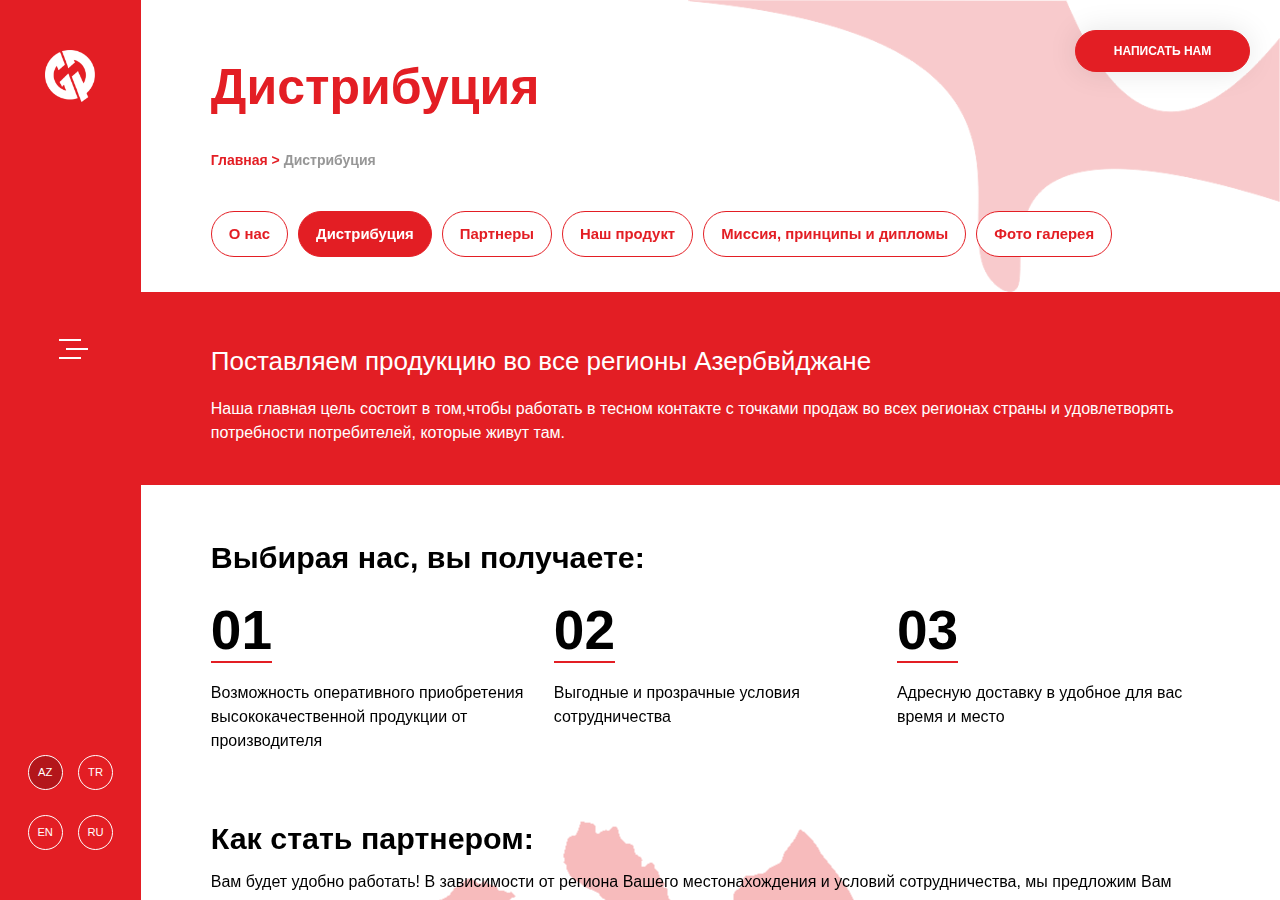
<file: firial.html>
<html lang="en">

<head>
    <meta charset="UTF-8">
    <meta name="viewport" content="width=device-width, initial-scale=1.0">
    <link rel="icon" type="image/png" href="./images/logo-gurman.png" sizes="16x16">
    <link rel="stylesheet" href="./lib_css/bootstrap.min.css">
    <link rel="stylesheet" href="https://cdnjs.cloudflare.com/ajax/libs/font-awesome/4.7.0/css/font-awesome.min.css">
    <link rel="stylesheet" href="style.css">
    <link rel="stylesheet" href="mobile.css">
    <link rel="stylesheet" href="root.css">
    <script src="https://api-maps.yandex.ru/2.1/?lang=ru_RU&amp;apikey=<ваш API-ключ>" type="text/javascript"></script>
    <title>Gurman plyus</title>
</head>

<body>
    <div class="comment-popup" data-position="1"> 
        <i class="fa fa-close comment-close" onclick="closePageePopup()"></i>
        <div class="bg-ccc">
                <div class="about-content">
                    <div class="row">
                        <div class="col-md-12 col-sm-12 col-xs-12">
                            <p class="text-banner text-dark contact-banner comment-popup-text">Оставьте отзыв</p>
                        </div>
                        <div class="col-md-12 col-sm-12 col-xs-12">
                            <div class="border-bottom-input">
                                <label><b>Имя</b></label>
                                <input type="text">
                            </div>
                        </div>
                        <div class="col-md-6 col-sm-6 col-xs-12">
                            <div class="border-bottom-input">
                                <label><b>Телефон</b></label>
                                <input type="text">
                            </div>
                        </div>
                        <div class="col-md-6 col-sm-6 col-xs-12">
                            <div class="border-bottom-input">
                                <label><b>E-mail</b></label>
                                <input type="text">
                            </div>
                        </div>
                        <div class="col-md-12 col-sm-12 col-xs-12">
                            <div class="border-bottom-input">
                                <label><b>Текст сообщение</b></label>
                                <input type="text">
                            </div>
                        </div>
                        <div class="col-md-6 col-sm-6 col-xs-12 mb-5">
                            <div class="flex-file-upload">
                                <div class="btn-box">
                                    <label class="circle-upload" for="file-inp"><i class="fa fa-cloud-upload "></i></label>
                                </div>
                                <div class="text-box">
                                    <p class="file-upload-text">прикрепить файлы Docx, exсel, pdf, jpg, png</p>
                                </div>
                                <input type="file" class="hide-inp" onchange="changeText(event)" id="file-inp" hidden="">
                            </div>
                        </div>
                        <div class="col-md-6 col-sm-6 col-xs-12 mb-5">
                            <button type="submit" class="red-border-btn active pl-10 pr-10">ОТПРАВИТЬ</button>
                        </div>
                    </div>

                </div>
            </div>
    </div>
    <div class="comment-popup" data-position="2"> 
        <i class="fa fa-close comment-close" onclick="closePageePopup()"></i>
        <div class="bg-ccc">
                <div class="about-content">
                    <div class="row">
                        <div class="col-md-12 col-sm-12 col-xs-12">
                            <p class="text-banner text-dark contact-banner comment-popup-text">Сотрудничество</p>
                        </div>
                        <div class="col-md-12 col-sm-12 col-xs-12">
                            <div class="border-bottom-input">
                                <label><b>Имя</b></label>
                                <input type="text">
                            </div>
                        </div>
                        <div class="col-md-6 col-sm-6 col-xs-12">
                            <div class="border-bottom-input">
                                <label><b>Телефон</b></label>
                                <input type="text">
                            </div>
                        </div>
                        <div class="col-md-6 col-sm-6 col-xs-12">
                            <div class="border-bottom-input">
                                <label><b>E-mail</b></label>
                                <input type="text">
                            </div>
                        </div>
                        <div class="col-md-12 col-sm-12 col-xs-12">
                            <div class="border-bottom-input">
                                <label><b>Текст сообщение</b></label>
                                <input type="text">
                            </div>
                        </div>
                        <div class="col-md-6 col-sm-6 col-xs-12 mb-5">
                            <div class="flex-file-upload">
                                <div class="btn-box">
                                    <label class="circle-upload" for="file-inp"><i class="fa fa-cloud-upload "></i></label>
                                </div>
                                <div class="text-box">
                                    <p class="file-upload-text">прикрепить файлы Docx, exсel, pdf, jpg, png</p>
                                </div>
                                <input type="file" class="hide-inp" onchange="changeText(event)" id="file-inp" hidden="">
                            </div>
                        </div>
                        <div class="col-md-6 col-sm-6 col-xs-12 mb-5">
                            <button type="submit" class="red-border-btn active pl-10 pr-10">ОТПРАВИТЬ</button>
                        </div>
                    </div>

                </div>
            </div>
    </div>
    <div class="toggle-menu">
        <div class="content-menu">
            <div class="flex-nav">
                <ul class="menu-ul">
                    <li><a href="about.html">О НАС </a></li>
                    <li class="active"><a href="firial.html">ДИСТРИБУЦИЯ</a></li>
                    <li><a href="partner.html">ПАРТНЕРЫ</a></li>
                    <li><a href="product.html">НАШ РОДУКТ</a></li>
                    <li><a href="missia.html">МИССИЯ И ПРИНЦИПЫ</a></li>
                    <li><a href="galery.html">ФОТО ГАЛАРЕЯ</a></li>
                    <li><span onclick="openPagePopup(1)">ОСТАВЬТЕ ОТЗЫВ</span></li>
                    <li><span onclick="openPagePopup(2)">СОТРУДНИЧЕСТВО</span></li>
                    <li><a href="contact.html">КОНТАКТЫ</a></li>
                </ul>
                <ul class="menu-ul bottom-menu contact-menu">
                    <li>
                        <span>Phone</span>
                        <span>(+99412) 447-01-17</span>
                        <span>(+99412) 565-61-71</span>
                        <span>(+99412) 565-61-72</span>
                        <span>(+99412) 628-27-94</span>
                    </li>
                    <li>
                        <a href="mailto:planerhobbi551@gmail.com">
                            <span>Email</span>
                            <span>planerhobbi551@gmail.com</span>
                        </a>
                    </li>
                    <li>
                        <span>Политика конфиденциальности</span>
                        <p style="margin: 0;">© 2020 «GURMAN PLUSH» </p>
                    </li>
                </ul>
            </div>
        </div>
        <div class="white-bg">
        </div>
        <div class="right-close-box">
        </div>
        <div class="close-menu-icon">
            <i class="fa fa-angle-left"></i>
        </div>
    </div>
    <div class="box-button-right-acardion">
        <button class="red-border-btn right-button-item one-btn">НАПИСАТЬ НАМ</button>
        <button class="red-border-btn right-button-item two-btn" onclick="openPagePopup(1)">ОСТАВЬТЕ ОТЗЫВ</button>
        <button class="red-border-btn right-button-item three-btn" onclick="openPagePopup(2)">СОТРУДНИЧЕСТВО</button>
    </div>
    <div class="flex-section">
        <div class="col-flex-1">
            <div class="item-box">
                <div class="logo-box flex-end-line">
                    <a href="index.html">
                        <img src="./images/logo-gurman.png" alt="">
                    </a>
                </div>
                <div class="animate-menu pc flex-end-line">
                    <div class="animate-btn">
                        <span></span>
                        <span></span>
                        <span></span>
                    </div>
                </div>
            </div>
            <div class="language-btn">
                <ul>
                    <li class="active">
                        <a href="#">AZ</a>
                    </li>
                    <li>
                        <a href="#">TR</a>
                    </li>
                    <li>
                        <a href="#">EN</a>
                    </li>
                    <li>
                        <a href="#">RU</a>
                    </li>
                </ul>
            </div>
            <div class="animate-menu mobile flex-end-line">
                <div class="animate-btn">
                    <span></span>
                    <span></span>
                    <span></span>
                </div>
            </div>
        </div>
        <div class="col-flex-2">
            <img src="./images/2.png" alt="" class="figure-item top right">
            <div class="about-content">
                <div class="row">
                    <div class="col-md-12 col-sm-12 col-xs-12">
                        <p class="text-banner red">Дистрибуция
                        </p>
                    </div>
                    <div class="col-md-12 col-sm-12 col-xs-12">
                        <b> <span class="half-text red" style="font-size: 14px;">Главная > </span>
                            <span class="half-text gray" style="font-size: 14px;"> Дистрибуция
                            </span></b>
                    </div>
                    <div class="col-md-12 col-sm-12 col-xs-12">
                        <div class="flex-button-box">
                            <a href="about.html">
                                <button class="red-border-btn ">О нас </button>
                            </a>
                            <a href="firial.html">
                                <button class="red-border-btn active">Дистрибуция </button>
                            </a>
                            <a href="partner.html">
                                <button class="red-border-btn">Партнеры </button>
                            </a>
                            <a href="product.html">
                                <button class="red-border-btn">Наш продукт </button>
                            </a>
                            <a href="missia.html">
                                <button class="red-border-btn">Миссия, принципы и дипломы </button>
                            </a>
                            <a href="galery.html">
                                <button class="red-border-btn">Фото галерея</button>
                            </a>
                        </div>
                    </div>
                </div>
            </div>
            <div class="bridge-banner">
                <p class="half-text mb-3 mt-0">
                    Поставляем продукцию во все регионы Азербвйджане
                </p>
                <p class="v-half-text">
                    Наша главная цель состоит в том,чтобы работать в тесном контакте с точками продаж во всех регионах страны и удовлетворять потребности потребителей, которые живут там.
                </p>
            </div>
            <div class="about-content">
                <img src="./images/red-map.png" alt="" class="red-center-map">

                <div class="row mb-5">
                    <div class="col-md-12 col-sm-12 col-xs-12">
                        <p class="text-banner text-dark contact-banner mb-2">Выбирая нас, вы получаете:</p>
                    </div>
                    <div class="col-md-4 col-sm-4 col-xs-12">
                        <div class="number-box">
                            <span class="text-dark"><b>01</b></span>
                        </div>
                        <p class="half-text text-dark">
                            Возможность оперативного приобретения высококачественной продукции от производителя
                        </p>
                    </div>
                    <div class="col-md-4 col-sm-4 col-xs-12">
                        <div class="number-box">
                            <span class="text-dark"><b>02</b></span>
                        </div>
                        <p class="half-text text-dark">
                            Выгодные и прозрачные условия сотрудничества
                        </p>
                    </div>
                    <div class="col-md-4 col-sm-4 col-xs-12">
                        <div class="number-box">
                            <span class="text-dark"><b>03</b></span>
                        </div>
                        <p class="half-text text-dark">
                            Адресную доставку в удобное для вас время и место
                        </p>
                    </div>
                </div>
                <div class="row">
                    <div class="col-md-12 col-sm-12 col-xs-12">
                        <p class="text-banner text-dark contact-banner mb-2">Как стать партнером:</p>
                    </div>
                    <div class="col-md-12 col-sm-12 col-xs-12 mb-5">
                        <p class="half-text text-dark mb-4">
                            Вам будет удобно работать! В зависимости от региона Вашего местонахождения и условий сотрудничества, мы предложим Вам оптимальные варианты доставки продукции.
                        </p>
                        <p class="text-banner text-dark contact-banner not-bold mb-3">4 :шага к партнерству </p>
                        <div class="branch-ul">
                            <li>
                                <div class="circle-branch">
                                    <i class="fa fa-circle"></i>
                                </div>
                                <p class="half-text text-dark custom-size-branch-li">
                                    Позвонить менеджеру
                                    <br> +994 12 444 00 00
                                </p>
                            </li>
                            <li>
                                <div class="circle-branch">
                                    <i class="fa fa-circle"></i>
                                </div>
                                <p class="half-text text-dark custom-size-branch-li">
                                    Сообщить менеджеру, интересующий Вас вид партнерства (розничная или
                                    <br> оптовая торговля) и оставить ваши контакты для получения коммерческих условий.
                                </p>
                            </li>
                            <li>
                                <div class="circle-branch">
                                    <i class="fa fa-circle"></i>
                                </div>
                                <p class="half-text text-dark custom-size-branch-li">
                                    Получить коммерческие условия от менеджера.
                                </p>
                            </li>
                            <li>
                                <div class="circle-branch">
                                    <i class="fa fa-circle"></i>
                                </div>
                                <p class="half-text text-dark custom-size-branch-li">
                                    Заключить договор.
                                </p>
                            </li>
                        </div>
                    </div>
                    <div class="col-md-12 col-sm-12 col-xs-12">
                        <p class="text-banner text-dark contact-banner mb-3">Где купить</p>
                        <div class="circle-flex-box">
                            <ul class="circle-ul-bottom firial-ul red">
                                <li>
                                    <a href="#">
                                        <img src="./images/l1.png" alt="">
                                    </a>
                                </li>
                                <li>
                                    <a href="#">
                                        <img src="./images/l2.png" alt="">
                                    </a>
                                </li>
                                <li>
                                    <a href="#">
                                        <img src="./images/l3.png" alt="">
                                    </a>
                                </li>
                                <li>
                                    <a href="#">
                                        <img src="./images/l4.png" alt="">
                                    </a>
                                </li>
                                <li>
                                    <a href="#">
                                        <img src="./images/l5.png" alt="">
                                    </a>
                                </li>
                                <li>
                                    <a href="#">
                                        <img src="./images/l6.png" alt="">
                                    </a>
                                </li>
                                <li>
                                    <a href="#">
                                        <img src="./images/l7.png" alt="">
                                    </a>
                                </li>

                            </ul>
                        </div>
                    </div>
                </div>
            </div>

        </div>
    </div>
</body>
<script src="./lib_js/jquery.js"></script>
<script src="./lib_js/bootstrap.min.js"></script>
<script src="main.js"></script>
<script>
    window.onload = function() {
        add_yandex();
    }
</script>

</html>
</file>
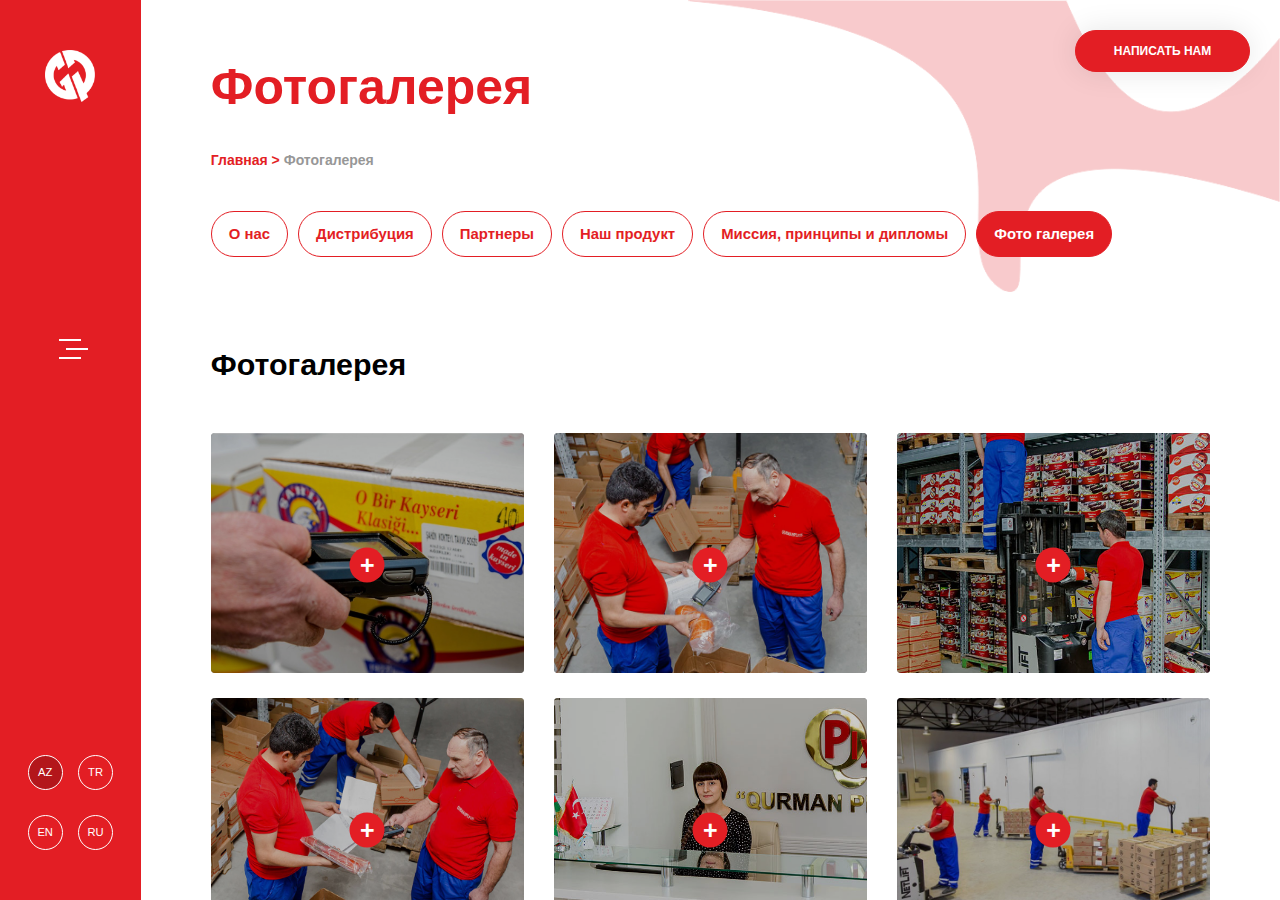
<file: galery.html>
<html lang="en">

<head>
    <meta charset="UTF-8">
    <meta name="viewport" content="width=device-width, initial-scale=1.0">
    <link rel="icon" type="image/png" href="./images/logo-gurman.png" sizes="16x16">
    <link rel="stylesheet" href="./lib_css/bootstrap.min.css">
    <link rel="stylesheet" href="https://cdnjs.cloudflare.com/ajax/libs/font-awesome/4.7.0/css/font-awesome.min.css">
    <link rel="stylesheet" href="style.css">
    <link rel="stylesheet" href="mobile.css">
    <link rel="stylesheet" href="root.css">
    <script src="https://api-maps.yandex.ru/2.1/?lang=ru_RU&amp;apikey=<ваш API-ключ>" type="text/javascript"></script>
    <title>Gurman plyus</title>
</head>

<body>
    <div class="comment-popup" data-position="1"> 
        <i class="fa fa-close comment-close" onclick="closePageePopup()"></i>
        <div class="bg-ccc">
                <div class="about-content">
                    <div class="row">
                        <div class="col-md-12 col-sm-12 col-xs-12">
                            <p class="text-banner text-dark contact-banner comment-popup-text">Оставьте отзыв</p>
                        </div>
                        <div class="col-md-12 col-sm-12 col-xs-12">
                            <div class="border-bottom-input">
                                <label><b>Имя</b></label>
                                <input type="text">
                            </div>
                        </div>
                        <div class="col-md-6 col-sm-6 col-xs-12">
                            <div class="border-bottom-input">
                                <label><b>Телефон</b></label>
                                <input type="text">
                            </div>
                        </div>
                        <div class="col-md-6 col-sm-6 col-xs-12">
                            <div class="border-bottom-input">
                                <label><b>E-mail</b></label>
                                <input type="text">
                            </div>
                        </div>
                        <div class="col-md-12 col-sm-12 col-xs-12">
                            <div class="border-bottom-input">
                                <label><b>Текст сообщение</b></label>
                                <input type="text">
                            </div>
                        </div>
                        <div class="col-md-6 col-sm-6 col-xs-12 mb-5">
                            <div class="flex-file-upload">
                                <div class="btn-box">
                                    <label class="circle-upload" for="file-inp"><i class="fa fa-cloud-upload "></i></label>
                                </div>
                                <div class="text-box">
                                    <p class="file-upload-text">прикрепить файлы Docx, exсel, pdf, jpg, png</p>
                                </div>
                                <input type="file" class="hide-inp" onchange="changeText(event)" id="file-inp" hidden="">
                            </div>
                        </div>
                        <div class="col-md-6 col-sm-6 col-xs-12 mb-5">
                            <button type="submit" class="red-border-btn active pl-10 pr-10">ОТПРАВИТЬ</button>
                        </div>
                    </div>

                </div>
            </div>
    </div>
    <div class="comment-popup" data-position="2"> 
        <i class="fa fa-close comment-close" onclick="closePageePopup()"></i>
        <div class="bg-ccc">
                <div class="about-content">
                    <div class="row">
                        <div class="col-md-12 col-sm-12 col-xs-12">
                            <p class="text-banner text-dark contact-banner comment-popup-text">Сотрудничество</p>
                        </div>
                        <div class="col-md-12 col-sm-12 col-xs-12">
                            <div class="border-bottom-input">
                                <label><b>Имя</b></label>
                                <input type="text">
                            </div>
                        </div>
                        <div class="col-md-6 col-sm-6 col-xs-12">
                            <div class="border-bottom-input">
                                <label><b>Телефон</b></label>
                                <input type="text">
                            </div>
                        </div>
                        <div class="col-md-6 col-sm-6 col-xs-12">
                            <div class="border-bottom-input">
                                <label><b>E-mail</b></label>
                                <input type="text">
                            </div>
                        </div>
                        <div class="col-md-12 col-sm-12 col-xs-12">
                            <div class="border-bottom-input">
                                <label><b>Текст сообщение</b></label>
                                <input type="text">
                            </div>
                        </div>
                        <div class="col-md-6 col-sm-6 col-xs-12 mb-5">
                            <div class="flex-file-upload">
                                <div class="btn-box">
                                    <label class="circle-upload" for="file-inp"><i class="fa fa-cloud-upload "></i></label>
                                </div>
                                <div class="text-box">
                                    <p class="file-upload-text">прикрепить файлы Docx, exсel, pdf, jpg, png</p>
                                </div>
                                <input type="file" class="hide-inp" onchange="changeText(event)" id="file-inp" hidden="">
                            </div>
                        </div>
                        <div class="col-md-6 col-sm-6 col-xs-12 mb-5">
                            <button type="submit" class="red-border-btn active pl-10 pr-10">ОТПРАВИТЬ</button>
                        </div>
                    </div>

                </div>
            </div>
    </div>
    <div class="toggle-menu">
        <div class="content-menu">
            <div class="flex-nav">
                <ul class="menu-ul">
                    <li><a href="about.html">О НАС </a></li>
                    <li><a href="firial.html">ДИСТРИБУЦИЯ</a></li>
                    <li ><a href="partner.html">ПАРТНЕРЫ</a></li>
                    <li><a href="product.html">НАШ РОДУКТ</a></li>
                    <li><a href="missia.html">МИССИЯ И ПРИНЦИПЫ</a></li>
                    <li class="active"><a href="galery.html">ФОТО ГАЛАРЕЯ</a></li>
                    <li><span onclick="openPagePopup(1)">ОСТАВЬТЕ ОТЗЫВ</span></li>
                    <li><span onclick="openPagePopup(2)">СОТРУДНИЧЕСТВО</span></li>
                    <li><a href="contact.html">КОНТАКТЫ</a></li>
                </ul>
                <ul class="menu-ul bottom-menu contact-menu">
                    <li>
                        <span>Phone</span>
                        <span>(+99412) 447-01-17</span>
                        <span>(+99412) 565-61-71</span>
                        <span>(+99412) 565-61-72</span>
                        <span>(+99412) 628-27-94</span>
                    </li>
                    <li>
                        <a href="mailto:planerhobbi551@gmail.com">
                            <span>Email</span>
                            <span>planerhobbi551@gmail.com</span>
                        </a>
                    </li>
                    <li>
                        <span>Политика конфиденциальности</span>
                        <p style="margin: 0;">© 2020 «GURMAN PLUSH» </p>
                    </li>
                </ul>
            </div>
        </div>
        <div class="white-bg">
        </div>
        <div class="right-close-box">
        </div>
        <div class="close-menu-icon">
            <i class="fa fa-angle-left"></i>
        </div>
    </div>
    <div class="box-button-right-acardion">
        <button class="red-border-btn right-button-item one-btn">НАПИСАТЬ НАМ</button>
        <button class="red-border-btn right-button-item two-btn" onclick="openPagePopup(1)">ОСТАВЬТЕ ОТЗЫВ</button>
        <button class="red-border-btn right-button-item three-btn" onclick="openPagePopup(2)">СОТРУДНИЧЕСТВО</button>
    </div>
    <div class="flex-section">
        <div class="col-flex-1">
            <div class="item-box">
                <div class="logo-box flex-end-line">
                    <a href="index.html">
                        <img src="./images/logo-gurman.png" alt="">
                    </a>
                </div>
                <div class="animate-menu pc flex-end-line">
                    <div class="animate-btn">
                        <span></span>
                        <span></span>
                        <span></span>
                    </div>
                </div>
            </div>
            <div class="language-btn">
                <ul>
                    <li class="active">
                        <a href="#">AZ</a>
                    </li>
                    <li>
                        <a href="#">TR</a>
                    </li>
                    <li>
                        <a href="#">EN</a>
                    </li>
                    <li>
                        <a href="#">RU</a>
                    </li>
                </ul>
            </div>
            <div class="animate-menu mobile flex-end-line">
                <div class="animate-btn">
                    <span></span>
                    <span></span>
                    <span></span>
                </div>
            </div>
        </div>

        <div class="col-flex-2">
            <img src="./images/2.png" alt="" class="figure-item top right">
            <div class="about-content">
                <div class="row">
                    <div class="col-md-12 col-sm-12 col-xs-12">
                        <p class="text-banner red">Фотогалерея</p>
                    </div>
                    <div class="col-md-12 col-sm-12 col-xs-12">
                        <b>  <span class="half-text red" style="font-size: 14px;">Главная > </span>
                            <span class="half-text gray" style="font-size: 14px;"> Фотогалерея</span></b>
                    </div>
                    <div class="col-md-12 col-sm-12 col-xs-12">
                        <div class="flex-button-box">
                            <a href="about.html">
                                <button class="red-border-btn ">О нас </button>
                            </a>
                            <a href="firial.html">
                                <button class="red-border-btn ">Дистрибуция </button>
                            </a>
                            <a href="partner.html">
                                <button class="red-border-btn">Партнеры </button>
                            </a>
                            <a href="product.html">
                                <button class="red-border-btn">Наш продукт </button>
                            </a>
                            <a href="missia.html">
                                <button class="red-border-btn">Миссия, принципы и дипломы </button>
                            </a>
                            <a href="galery.html">
                                <button class="red-border-btn active">Фото галерея</button>
                            </a>
                        </div>
                    </div>
                </div>
            </div>

            <div class="about-content">
                <div class="row">
                    <div class="col-md-12 col-sm-12 col-xs-12 margin-bottom-1">
                        <p class="text-banner text-dark contact-banner">Фотогалерея</p>
                    </div>
                </div>
                <div class="row  margin-bottom-1 box-fig">
                    <div class="col-md-4 col-sm-6 col-xs-12">
                        <div class="flex-item-galery">
                            <img src="./images/galery1.jpg" alt="">
                            <div class="circle-plus" onclick="openPopup(1)">
                                +
                            </div>
                        </div>
                    </div>
                    <div class="col-md-4 col-sm-6 col-xs-12">
                        <div class="flex-item-galery">
                            <img src="./images/galery2.jpg" alt="">
                            <div class="circle-plus" onclick="openPopup(2)">
                                +
                            </div>
                        </div>
                    </div>
                    <div class="col-md-4 col-sm-6 col-xs-12">
                        <div class="flex-item-galery">
                            <img src="./images/galery3.jpg" alt="">
                            <div class="circle-plus" onclick="openPopup(3)">
                                +
                            </div>
                        </div>
                    </div>
                    <div class="col-md-4 col-sm-6 col-xs-12">
                        <div class="flex-item-galery">
                            <img src="./images/galery4.jpg" alt="">
                            <div class="circle-plus" onclick="openPopup(4)">
                                +
                            </div>
                        </div>
                    </div>
                    <div class="col-md-4 col-sm-6 col-xs-12">
                        <div class="flex-item-galery">
                            <img src="./images/galery5.jpg" alt="">
                            <div class="circle-plus" onclick="openPopup(5)">
                                +
                            </div>
                        </div>
                    </div>
                    <div class="col-md-4 col-sm-6 col-xs-12">
                        <div class="flex-item-galery">
                            <img src="./images/galery6.jpg" alt="">
                            <div class="circle-plus" onclick="openPopup(6)">
                                +
                            </div>
                        </div>
                    </div>
                </div>
            </div>
        </div>
    </div>
    <div class="custom-popup">
        <div class="bg-custom"></div>
        <div class="custom-content">
            <div class="count-image">
                <div class="count-box">
                    <span class="dynamiCount">1</span>
                    <span>/</span>
                    <span>6</span>
                </div>
                <i class="fa fa-close" onclick="closePopup()"></i>
            </div>
            <div class="icon-box">
                <i class="fa fa-angle-left left" onclick="prevSlider()"></i>
                <i class="fa fa-angle-right rigth" onclick="nextSlider()"></i>
            </div>
            <div class="box-slider">
                <img src="./images/galery1.jpg" data-id="1" alt="">
                <img src="./images/galery2.jpg" data-id="2" alt="">
                <img src="./images/galery3.jpg" data-id="3" alt="">
                <img src="./images/galery4.jpg" data-id="4" alt="">
                <img src="./images/galery5.jpg" data-id="5" alt="">
                <img src="./images/galery6.jpg" data-id="6" alt="">
            </div>
        </div>
    </div>
</body>
<script src="./lib_js/jquery.js"></script>
<script src="./lib_js/bootstrap.min.js"></script>
<script src="main.js"></script>

<script>
    window.onload = function() {
        add_yandex();
    }
</script>

</html>
</file>
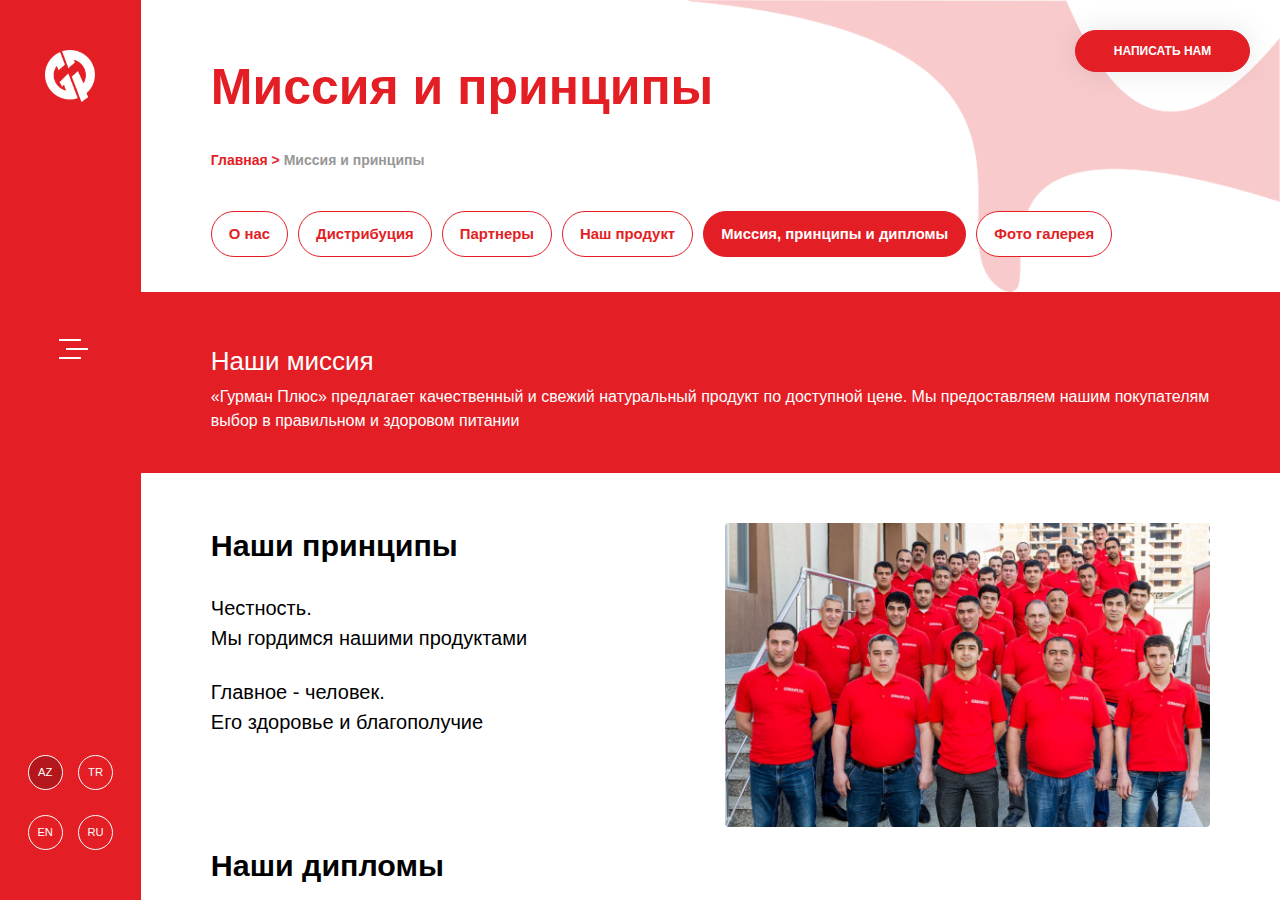
<file: missia.html>
<html lang="en">

<head>
    <meta charset="UTF-8">
    <meta name="viewport" content="width=device-width, initial-scale=1.0">
    <link rel="icon" type="image/png" href="./images/logo-gurman.png" sizes="16x16">
    <link rel="stylesheet" href="./lib_css/bootstrap.min.css">
    <link rel="stylesheet" href="https://cdnjs.cloudflare.com/ajax/libs/font-awesome/4.7.0/css/font-awesome.min.css">
    <link rel="stylesheet" href="style.css">
    <link rel="stylesheet" href="mobile.css">
    <link rel="stylesheet" href="root.css">
    <script src="https://api-maps.yandex.ru/2.1/?lang=ru_RU&amp;apikey=<ваш API-ключ>" type="text/javascript"></script>
    <title>Gurman plyus</title>
</head>

<body>
    <div class="comment-popup" data-position="1"> 
        <i class="fa fa-close comment-close" onclick="closePageePopup()"></i>
        <div class="bg-ccc">
                <div class="about-content">
                    <div class="row">
                        <div class="col-md-12 col-sm-12 col-xs-12">
                            <p class="text-banner text-dark contact-banner comment-popup-text">Оставьте отзыв</p>
                        </div>
                        <div class="col-md-12 col-sm-12 col-xs-12">
                            <div class="border-bottom-input">
                                <label><b>Имя</b></label>
                                <input type="text">
                            </div>
                        </div>
                        <div class="col-md-6 col-sm-6 col-xs-12">
                            <div class="border-bottom-input">
                                <label><b>Телефон</b></label>
                                <input type="text">
                            </div>
                        </div>
                        <div class="col-md-6 col-sm-6 col-xs-12">
                            <div class="border-bottom-input">
                                <label><b>E-mail</b></label>
                                <input type="text">
                            </div>
                        </div>
                        <div class="col-md-12 col-sm-12 col-xs-12">
                            <div class="border-bottom-input">
                                <label><b>Текст сообщение</b></label>
                                <input type="text">
                            </div>
                        </div>
                        <div class="col-md-6 col-sm-6 col-xs-12 mb-5">
                            <div class="flex-file-upload">
                                <div class="btn-box">
                                    <label class="circle-upload" for="file-inp"><i class="fa fa-cloud-upload "></i></label>
                                </div>
                                <div class="text-box">
                                    <p class="file-upload-text">прикрепить файлы Docx, exсel, pdf, jpg, png</p>
                                </div>
                                <input type="file" class="hide-inp" onchange="changeText(event)" id="file-inp" hidden="">
                            </div>
                        </div>
                        <div class="col-md-6 col-sm-6 col-xs-12 mb-5">
                            <button type="submit" class="red-border-btn active pl-10 pr-10">ОТПРАВИТЬ</button>
                        </div>
                    </div>

                </div>
            </div>
    </div>
    <div class="comment-popup" data-position="2"> 
        <i class="fa fa-close comment-close" onclick="closePageePopup()"></i>
        <div class="bg-ccc">
                <div class="about-content">
                    <div class="row">
                        <div class="col-md-12 col-sm-12 col-xs-12">
                            <p class="text-banner text-dark contact-banner comment-popup-text">Сотрудничество</p>
                        </div>
                        <div class="col-md-12 col-sm-12 col-xs-12">
                            <div class="border-bottom-input">
                                <label><b>Имя</b></label>
                                <input type="text">
                            </div>
                        </div>
                        <div class="col-md-6 col-sm-6 col-xs-12">
                            <div class="border-bottom-input">
                                <label><b>Телефон</b></label>
                                <input type="text">
                            </div>
                        </div>
                        <div class="col-md-6 col-sm-6 col-xs-12">
                            <div class="border-bottom-input">
                                <label><b>E-mail</b></label>
                                <input type="text">
                            </div>
                        </div>
                        <div class="col-md-12 col-sm-12 col-xs-12">
                            <div class="border-bottom-input">
                                <label><b>Текст сообщение</b></label>
                                <input type="text">
                            </div>
                        </div>
                        <div class="col-md-6 col-sm-6 col-xs-12 mb-5">
                            <div class="flex-file-upload">
                                <div class="btn-box">
                                    <label class="circle-upload" for="file-inp"><i class="fa fa-cloud-upload "></i></label>
                                </div>
                                <div class="text-box">
                                    <p class="file-upload-text">прикрепить файлы Docx, exсel, pdf, jpg, png</p>
                                </div>
                                <input type="file" class="hide-inp" onchange="changeText(event)" id="file-inp" hidden="">
                            </div>
                        </div>
                        <div class="col-md-6 col-sm-6 col-xs-12 mb-5">
                            <button type="submit" class="red-border-btn active pl-10 pr-10">ОТПРАВИТЬ</button>
                        </div>
                    </div>

                </div>
            </div>
    </div>
    <div class="toggle-menu">
        <div class="content-menu">
            <div class="flex-nav">
                <ul class="menu-ul">
                    <li><a href="about.html">О НАС </a></li>
                    <li><a href="firial.html">ДИСТРИБУЦИЯ</a></li>
                    <li><a href="partner.html">ПАРТНЕРЫ</a></li>
                    <li><a href="product.html">НАШ РОДУКТ</a></li>
                    <li class="active"><a href="missia.html">МИССИЯ И ПРИНЦИПЫ</a></li>
                    <li><a href="galery.html">ФОТО ГАЛАРЕЯ</a></li>
                    <li><span onclick="openPagePopup(1)">ОСТАВЬТЕ ОТЗЫВ</span></li>
                    <li><span onclick="openPagePopup(2)">СОТРУДНИЧЕСТВО</span></li>
                    <li><a href="contact.html">КОНТАКТЫ</a></li>
                </ul>
                <ul class="menu-ul bottom-menu contact-menu">
                    <li>
                        <span>Phone</span>
                        <span>(+99412) 447-01-17</span>
                        <span>(+99412) 565-61-71</span>
                        <span>(+99412) 565-61-72</span>
                        <span>(+99412) 628-27-94</span>
                    </li>
                    <li>
                        <a href="mailto:planerhobbi551@gmail.com">
                            <span>Email</span>
                            <span>planerhobbi551@gmail.com</span>
                        </a>
                    </li>
                    <li>
                        <span>Политика конфиденциальности</span>
                        <p style="margin: 0;">© 2020 «GURMAN PLUSH» </p>
                    </li>
                </ul>
            </div>
        </div>
        <div class="white-bg">
        </div>
        <div class="right-close-box">
        </div>
        <div class="close-menu-icon">
            <i class="fa fa-angle-left"></i>
        </div>
    </div>
    <div class="box-button-right-acardion">
        <button class="red-border-btn right-button-item one-btn">НАПИСАТЬ НАМ</button>
        <button class="red-border-btn right-button-item two-btn" onclick="openPagePopup(1)">ОСТАВЬТЕ ОТЗЫВ</button>
        <button class="red-border-btn right-button-item three-btn" onclick="openPagePopup(2)">СОТРУДНИЧЕСТВО</button>
    </div>
    <div class="flex-section">
        <div class="col-flex-1">
            <div class="item-box">
                <div class="logo-box flex-end-line">
                    <a href="index.html">
                        <img src="./images/logo-gurman.png" alt="">
                    </a>
                </div>
                <div class="animate-menu pc flex-end-line">
                    <div class="animate-btn">
                        <span></span>
                        <span></span>
                        <span></span>
                    </div>
                </div>
            </div>
            <div class="language-btn">
                <ul>
                    <li class="active">
                        <a href="#">AZ</a>
                    </li>
                    <li>
                        <a href="#">TR</a>
                    </li>
                    <li>
                        <a href="#">EN</a>
                    </li>
                    <li>
                        <a href="#">RU</a>
                    </li>
                </ul>
            </div>
            <div class="animate-menu mobile flex-end-line">
                <div class="animate-btn">
                    <span></span>
                    <span></span>
                    <span></span>
                </div>
            </div>
        </div>
        <div class="col-flex-2">
            <img src="./images/2.png" alt="" class="figure-item top right">
            <div class="about-content">
                <div class="row">
                    <div class="col-md-12 col-sm-12 col-xs-12">
                        <p class="text-banner red">Миссия и принципы
                        </p>
                    </div>
                    <div class="col-md-12 col-sm-12 col-xs-12">
                        <b> <span class="half-text red" style="font-size: 14px;">Главная > </span>
                            <span class="half-text gray" style="font-size: 14px;"> Миссия и принципы
                            </span></b>
                    </div>
                    <div class="col-md-12 col-sm-12 col-xs-12">
                        <div class="flex-button-box">
                            <a href="about.html">
                                <button class="red-border-btn ">О нас </button>
                            </a>
                            <a href="firial.html">
                                <button class="red-border-btn ">Дистрибуция </button>
                            </a>
                            <a href="partner.html">
                                <button class="red-border-btn">Партнеры </button>
                            </a>
                            <a href="product.html">
                                <button class="red-border-btn">Наш продукт </button>
                            </a>
                            <a href="missia.html">
                                <button class="red-border-btn active">Миссия, принципы и дипломы </button>
                            </a>
                            <a href="galery.html">
                                <button class="red-border-btn">Фото галерея</button>
                            </a>
                        </div>
                    </div>
                </div>
            </div>
            <div class="bridge-banner">
                <p class="half-text mb-1">
                    Наши миссия
                </p>
                <p class="v-half-text">
                    «Гурман Плюс» предлагает качественный и свежий натуральный продукт по доступной цене. Мы предоставляем нашим покупателям выбор в правильном и здоровом питании
                </p>
            </div>
            <div class="about-content about-content-margin-down">
                <div class="row ">
                    <div class="col-md-6 col-sm-6 col-xs-12">
                        <p class="text-banner text-dark mb-4 contact-banner">Наши принципы</p>
                        <p class="half-text text-dark mb-4 fs-16">Честность.
                            <br> Мы гордимся нашими продуктами</p>
                        <p class="half-text text-dark mb-5 fs-16">Главное - человек.
                            <br> Его здоровье и благополучие</p>
                    </div>
                    <div class="col-md-6 col-sm-6 col-xs-12">
                        <div class="collective-box mb-3">
                            <img src="./images/collective.jpg" alt="">
                        </div>
                    </div>
                    <div class="col-md-12 col-sm-12 col-xs-12">
                        <p class="text-banner text-dark mb-4 contact-banner">Наши дипломы</p>
                    </div>
                    <div class="col-md-4 col-sm-4 col-xs-12">
                        <div class="collective-box">
                            <img src="./images/cert1.jpg" alt="">
                        </div>
                    </div>
                    <div class="col-md-4 col-sm-4 col-xs-12">
                        <div class="collective-box">
                            <img src="./images/cert2.jpg" alt="">
                        </div>
                    </div>
                    <div class="col-md-4 col-sm-4 col-xs-12">
                        <div class="collective-box">
                            <img src="./images/cert3.jpg" alt="">
                        </div>
                    </div>
                </div>
            </div>

        </div>
    </div>
</body>
<script src="./lib_js/jquery.js"></script>
<script src="./lib_js/bootstrap.min.js"></script>
<script src="main.js"></script>

<script>
    window.onload = function() {
        add_yandex();
    }
</script>

</html>
</file>
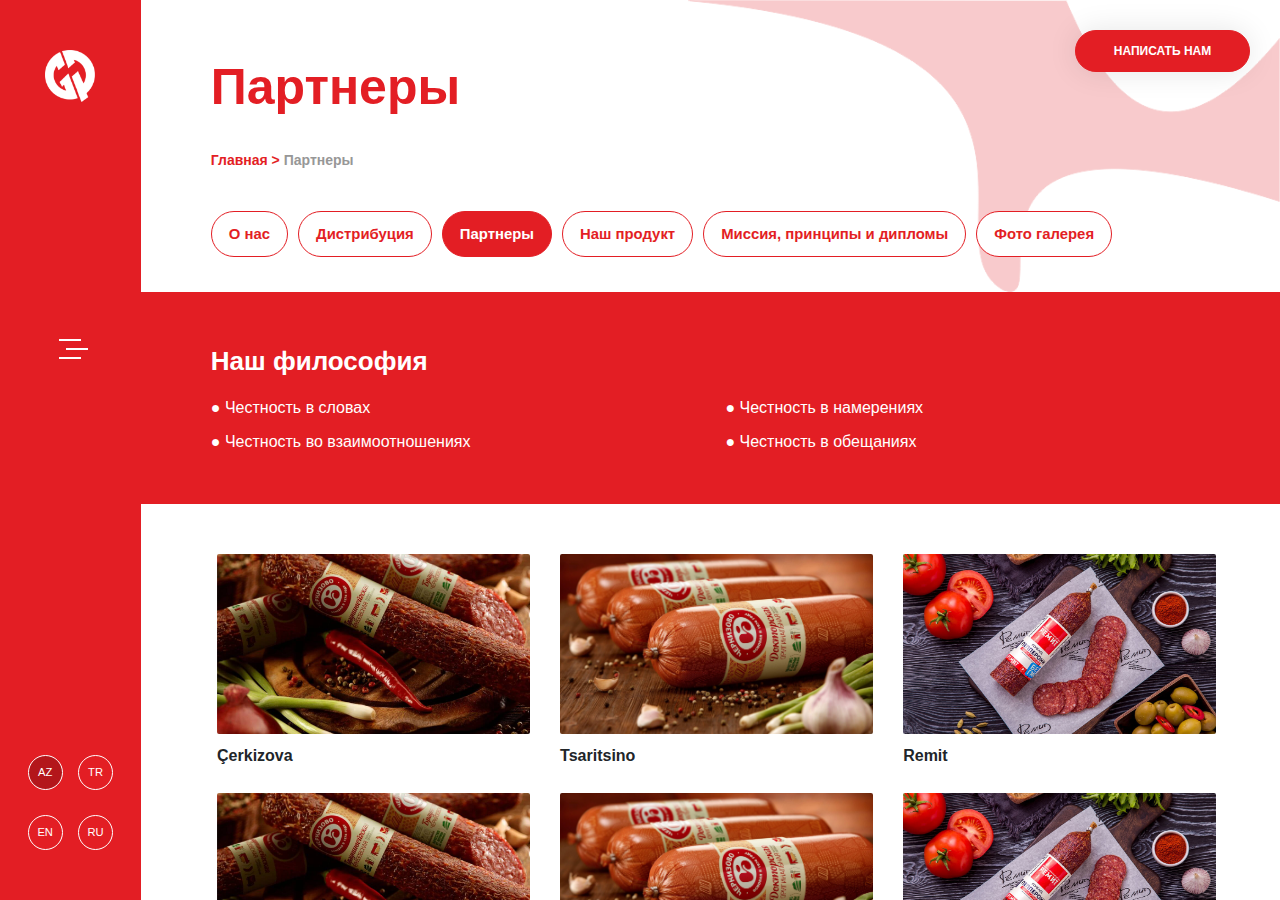
<file: partner.html>
<html lang="en">

<head>
    <meta charset="UTF-8">
    <meta name="viewport" content="width=device-width, initial-scale=1.0">
    <link rel="icon" type="image/png" href="./images/logo-gurman.png" sizes="16x16">
    <link rel="stylesheet" href="./lib_css/bootstrap.min.css">
    <link rel="stylesheet" href="https://cdnjs.cloudflare.com/ajax/libs/font-awesome/4.7.0/css/font-awesome.min.css">
    <link rel="stylesheet" href="style.css">
    <link rel="stylesheet" href="mobile.css">
    <link rel="stylesheet" href="root.css">
    <script src="https://api-maps.yandex.ru/2.1/?lang=ru_RU&amp;apikey=<ваш API-ключ>" type="text/javascript"></script>
    <title>Gurman plyus</title>
</head>

<body>
    <div class="comment-popup" data-position="1"> 
        <i class="fa fa-close comment-close" onclick="closePageePopup()"></i>
        <div class="bg-ccc">
                <div class="about-content">
                    <div class="row">
                        <div class="col-md-12 col-sm-12 col-xs-12">
                            <p class="text-banner text-dark contact-banner comment-popup-text">Оставьте отзыв</p>
                        </div>
                        <div class="col-md-12 col-sm-12 col-xs-12">
                            <div class="border-bottom-input">
                                <label><b>Имя</b></label>
                                <input type="text">
                            </div>
                        </div>
                        <div class="col-md-6 col-sm-6 col-xs-12">
                            <div class="border-bottom-input">
                                <label><b>Телефон</b></label>
                                <input type="text">
                            </div>
                        </div>
                        <div class="col-md-6 col-sm-6 col-xs-12">
                            <div class="border-bottom-input">
                                <label><b>E-mail</b></label>
                                <input type="text">
                            </div>
                        </div>
                        <div class="col-md-12 col-sm-12 col-xs-12">
                            <div class="border-bottom-input">
                                <label><b>Текст сообщение</b></label>
                                <input type="text">
                            </div>
                        </div>
                        <div class="col-md-6 col-sm-6 col-xs-12 mb-5">
                            <div class="flex-file-upload">
                                <div class="btn-box">
                                    <label class="circle-upload" for="file-inp"><i class="fa fa-cloud-upload "></i></label>
                                </div>
                                <div class="text-box">
                                    <p class="file-upload-text">прикрепить файлы Docx, exсel, pdf, jpg, png</p>
                                </div>
                                <input type="file" class="hide-inp" onchange="changeText(event)" id="file-inp" hidden="">
                            </div>
                        </div>
                        <div class="col-md-6 col-sm-6 col-xs-12 mb-5">
                            <button type="submit" class="red-border-btn active pl-10 pr-10">ОТПРАВИТЬ</button>
                        </div>
                    </div>

                </div>
            </div>
    </div>
    <div class="comment-popup" data-position="2"> 
        <i class="fa fa-close comment-close" onclick="closePageePopup()"></i>
        <div class="bg-ccc">
                <div class="about-content">
                    <div class="row">
                        <div class="col-md-12 col-sm-12 col-xs-12">
                            <p class="text-banner text-dark contact-banner comment-popup-text">Сотрудничество</p>
                        </div>
                        <div class="col-md-12 col-sm-12 col-xs-12">
                            <div class="border-bottom-input">
                                <label><b>Имя</b></label>
                                <input type="text">
                            </div>
                        </div>
                        <div class="col-md-6 col-sm-6 col-xs-12">
                            <div class="border-bottom-input">
                                <label><b>Телефон</b></label>
                                <input type="text">
                            </div>
                        </div>
                        <div class="col-md-6 col-sm-6 col-xs-12">
                            <div class="border-bottom-input">
                                <label><b>E-mail</b></label>
                                <input type="text">
                            </div>
                        </div>
                        <div class="col-md-12 col-sm-12 col-xs-12">
                            <div class="border-bottom-input">
                                <label><b>Текст сообщение</b></label>
                                <input type="text">
                            </div>
                        </div>
                        <div class="col-md-6 col-sm-6 col-xs-12 mb-5">
                            <div class="flex-file-upload">
                                <div class="btn-box">
                                    <label class="circle-upload" for="file-inp"><i class="fa fa-cloud-upload "></i></label>
                                </div>
                                <div class="text-box">
                                    <p class="file-upload-text">прикрепить файлы Docx, exсel, pdf, jpg, png</p>
                                </div>
                                <input type="file" class="hide-inp" onchange="changeText(event)" id="file-inp" hidden="">
                            </div>
                        </div>
                        <div class="col-md-6 col-sm-6 col-xs-12 mb-5">
                            <button type="submit" class="red-border-btn active pl-10 pr-10">ОТПРАВИТЬ</button>
                        </div>
                    </div>

                </div>
            </div>
    </div>
    <div class="toggle-menu">
        <div class="content-menu">
            <div class="flex-nav">
                <ul class="menu-ul">
                    <li><a href="about.html">О НАС </a></li>
                    <li><a href="firial.html">ДИСТРИБУЦИЯ</a></li>
                    <li  class="active"><a href="partner.html">ПАРТНЕРЫ</a></li>
                    <li><a href="product.html">НАШ РОДУКТ</a></li>
                    <li><a href="missia.html">МИССИЯ И ПРИНЦИПЫ</a></li>
                    <li><a href="galery.html">ФОТО ГАЛАРЕЯ</a></li>
                    <li><span onclick="openPagePopup(1)">ОСТАВЬТЕ ОТЗЫВ</span></li>
                    <li><span onclick="openPagePopup(2)">СОТРУДНИЧЕСТВО</span></li>
                    <li><a href="contact.html">КОНТАКТЫ</a></li>
                </ul>
                <ul class="menu-ul bottom-menu contact-menu">
                    <li>
                        <span>Phone</span>
                        <span>(+99412) 447-01-17</span>
                        <span>(+99412) 565-61-71</span>
                        <span>(+99412) 565-61-72</span>
                        <span>(+99412) 628-27-94</span>
                    </li>
                    <li>
                        <a href="mailto:planerhobbi551@gmail.com">
                            <span>Email</span>
                            <span>planerhobbi551@gmail.com</span>
                        </a>
                    </li>
                    <li>
                        <span>Политика конфиденциальности</span>
                        <p style="margin: 0;">© 2020 «GURMAN PLUSH» </p>
                    </li>
                </ul>
            </div>
        </div>
        <div class="white-bg">
        </div>
        <div class="right-close-box">
        </div>
        <div class="close-menu-icon">
            <i class="fa fa-angle-left"></i>
        </div>
    </div>
    <div class="box-button-right-acardion">
        <button class="red-border-btn right-button-item one-btn">НАПИСАТЬ НАМ</button>
        <button class="red-border-btn right-button-item two-btn" onclick="openPagePopup(1)">ОСТАВЬТЕ ОТЗЫВ</button>
        <button class="red-border-btn right-button-item three-btn" onclick="openPagePopup(2)">СОТРУДНИЧЕСТВО</button>
    </div>
    <div class="flex-section">
        <div class="col-flex-1">
            <div class="item-box">
                <div class="logo-box flex-end-line">
                    <a href="index.html">
                        <img src="./images/logo-gurman.png" alt="">
                    </a>
                </div>
                <div class="animate-menu pc flex-end-line">
                    <div class="animate-btn">
                        <span></span>
                        <span></span>
                        <span></span>
                    </div>
                </div>
            </div>
            <div class="language-btn">
                <ul>
                    <li class="active">
                        <a href="#">AZ</a>
                    </li>
                    <li>
                        <a href="#">TR</a>
                    </li>
                    <li>
                        <a href="#">EN</a>
                    </li>
                    <li>
                        <a href="#">RU</a>
                    </li>
                </ul>
            </div>
            <div class="animate-menu mobile flex-end-line">
                <div class="animate-btn">
                    <span></span>
                    <span></span>
                    <span></span>
                </div>
            </div>
        </div>

        <div class="col-flex-2">
            <img src="./images/2.png" alt="" class="figure-item top right">
            <div class="about-content">
                <div class="row">
                    <div class="col-md-12 col-sm-12 col-xs-12">
                        <p class="text-banner red">Партнеры</p>
                    </div>
                    <div class="col-md-12 col-sm-12 col-xs-12">
                        <b>  <span class="half-text red" style="font-size: 14px;">Главная > </span>
                            <span class="half-text gray" style="font-size: 14px;"> Партнеры</span></b>
                    </div>
                    <div class="col-md-12 col-sm-12 col-xs-12">
                        <div class="flex-button-box">
                            <a href="about.html">
                                <button class="red-border-btn ">О нас </button>
                            </a>
                            <a href="firial.html">
                                <button class="red-border-btn ">Дистрибуция </button>
                            </a>
                            <a href="partner.html">
                                <button class="red-border-btn active">Партнеры </button>
                            </a>
                            <a href="product.html">
                                <button class="red-border-btn">Наш продукт </button>
                            </a>
                            <a href="missia.html">
                                <button class="red-border-btn">Миссия, принципы и дипломы </button>
                            </a>
                            <a href="galery.html">
                                <button class="red-border-btn">Фото галерея</button>
                            </a>
                        </div>
                    </div>
                </div>
            </div>
            <div class="bridge-banner ">
                <div class="row">
                    <div class="col-md-12 col-sm-12 col-xs-12">
                        <p class="half-text">
                            <b> Наш философия</b>
                        </p>
                    </div>
                </div>
                <div class="row">
                    <div class="col-md-6 col-sm-6 col-xs-12">
                        <p class="bridge-text">● Честность в словах</p>
                    </div>
                    <div class="col-md-6 col-sm-6 col-xs-12">
                        <p class="bridge-text">● Честность в намерениях</p>
                    </div>
                    <div class="col-md-6 col-sm-6 col-xs-12">
                        <p class="bridge-text">● Честность во взаимоотношениях</p>
                    </div>
                    <div class="col-md-6 col-sm-6 col-xs-12">
                        <p class="bridge-text">● Честность в обещаниях</p>
                    </div>
                </div>
            </div>
            <div class="about-content">
                <div class="row">
                    <div class="col-md-4 col-sm-6 col-xs-12">
                        <div class="send-card full-card">
                            <div class="box-image-item">
                                <img src="./images/Çerkizovo.jpg" alt="">
                                <div class="red-animate-box">
                                    <button class="red-border-btn">Официальный веб сайт</button>
                                </div>
                            </div>
                            <p class="title-box-item">Çerkizova</p>
                        </div>
                    </div>
                    <div class="col-md-4 col-sm-6 col-xs-12">
                        <div class="send-card full-card">
                            <div class="box-image-item">
                                <img src="./images/Tsaritsino.jpg" alt="">
                                <div class="red-animate-box">
                                    <button class="red-border-btn">Официальный веб сайт</button>
                                </div>
                            </div>
                            <p class="title-box-item">Tsaritsino</p>
                        </div>
                    </div>
                    <div class="col-md-4 col-sm-6 col-xs-12">
                        <div class="send-card full-card">
                            <div class="box-image-item">
                                <img src="./images/Remit.jpg" alt="">
                                <div class="red-animate-box">
                                    <button class="red-border-btn">Официальный веб сайт</button>
                                </div>
                            </div>
                            <p class="title-box-item">Remit</p>
                        </div>
                    </div>
                    <div class="col-md-4 col-sm-6 col-xs-12">
                        <div class="send-card full-card">
                            <div class="box-image-item">
                                <img src="./images/Çerkizovo.jpg" alt="">
                                <div class="red-animate-box">
                                    <button class="red-border-btn">Официальный веб сайт</button>
                                </div>
                            </div>
                            <p class="title-box-item">Çerkizova</p>
                        </div>
                    </div>
                    <div class="col-md-4 col-sm-6 col-xs-12">
                        <div class="send-card full-card">
                            <div class="box-image-item">
                                <img src="./images/Tsaritsino.jpg" alt="">
                                <div class="red-animate-box">
                                    <button class="red-border-btn">Официальный веб сайт</button>
                                </div>
                            </div>
                            <p class="title-box-item">Tsaritsino</p>
                        </div>
                    </div>
                    <div class="col-md-4 col-sm-6 col-xs-12">
                        <div class="send-card full-card">
                            <div class="box-image-item">
                                <img src="./images/Remit.jpg" alt="">
                                <div class="red-animate-box">
                                    <button class="red-border-btn">Официальный веб сайт</button>
                                </div>
                            </div>
                            <p class="title-box-item">Remit</p>
                        </div>
                    </div>
                    <div class="col-md-4 col-sm-6 col-xs-12">
                        <div class="send-card full-card">
                            <div class="box-image-item">
                                <img src="./images/Çerkizovo.jpg" alt="">
                                <div class="red-animate-box">
                                    <button class="red-border-btn">Официальный веб сайт</button>
                                </div>
                            </div>
                            <p class="title-box-item">Çerkizova</p>
                        </div>
                    </div>
                    <div class="col-md-4 col-sm-6 col-xs-12">
                        <div class="send-card full-card">
                            <div class="box-image-item">
                                <img src="./images/Tsaritsino.jpg" alt="">
                                <div class="red-animate-box">
                                    <button class="red-border-btn">Официальный веб сайт</button>
                                </div>
                            </div>
                            <p class="title-box-item">Tsaritsino</p>
                        </div>
                    </div>
                    <div class="col-md-4 col-sm-6 col-xs-12">
                        <div class="send-card full-card">
                            <div class="box-image-item">
                                <img src="./images/Remit.jpg" alt="">
                                <div class="red-animate-box">
                                    <button class="red-border-btn">Официальный веб сайт</button>
                                </div>
                            </div>
                            <p class="title-box-item">Remit</p>
                        </div>
                    </div>
                    <div class="col-md-4 col-sm-6 col-xs-12">
                        <div class="send-card full-card">
                            <div class="box-image-item">
                                <img src="./images/Çerkizovo.jpg" alt="">
                                <div class="red-animate-box">
                                    <button class="red-border-btn">Официальный веб сайт</button>
                                </div>
                            </div>
                            <p class="title-box-item">Çerkizova</p>
                        </div>
                    </div>
                    <div class="col-md-4 col-sm-6 col-xs-12">
                        <div class="send-card full-card">
                            <div class="box-image-item">
                                <img src="./images/Tsaritsino.jpg" alt="">
                                <div class="red-animate-box">
                                    <button class="red-border-btn">Официальный веб сайт</button>
                                </div>
                            </div>
                            <p class="title-box-item">Tsaritsino</p>
                        </div>
                    </div>
                    <div class="col-md-4 col-sm-6 col-xs-12">
                        <div class="send-card full-card">
                            <div class="box-image-item">
                                <img src="./images/Remit.jpg" alt="">
                                <div class="red-animate-box">
                                    <button class="red-border-btn">Официальный веб сайт</button>
                                </div>
                            </div>
                            <p class="title-box-item">Remit</p>
                        </div>
                    </div>
                </div>

            </div>

        </div>
    </div>
</body>
<script src="./lib_js/jquery.js"></script>
<script src="./lib_js/bootstrap.min.js"></script>
<script src="main.js"></script>

<script>
    window.onload = function() {
        add_yandex();
    }
</script>

</html>
</file>
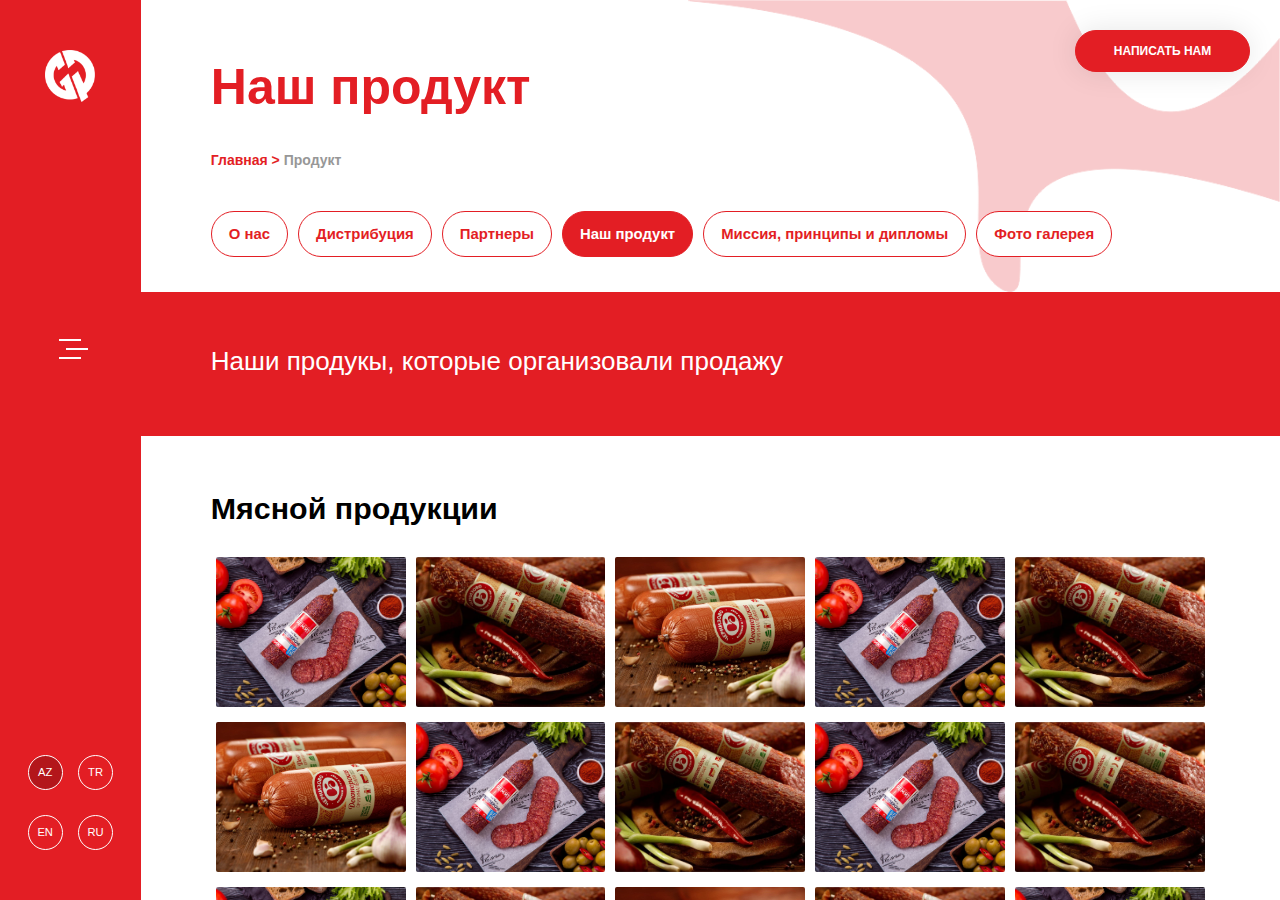
<file: product.html>
<html lang="en">

<head>
    <meta charset="UTF-8">
    <meta name="viewport" content="width=device-width, initial-scale=1.0">
    <link rel="icon" type="image/png" href="./images/logo-gurman.png" sizes="16x16">
    <link rel="stylesheet" href="./lib_css/bootstrap.min.css">
    <link rel="stylesheet" href="https://cdnjs.cloudflare.com/ajax/libs/font-awesome/4.7.0/css/font-awesome.min.css">
    <link rel="stylesheet" href="style.css">
    <link rel="stylesheet" href="mobile.css">
    <link rel="stylesheet" href="root.css">
    <script src="https://api-maps.yandex.ru/2.1/?lang=ru_RU&amp;apikey=<ваш API-ключ>" type="text/javascript"></script>
    <title>Gurman plyus</title>
</head>

<body>
    <div class="comment-popup" data-position="1"> 
        <i class="fa fa-close comment-close" onclick="closePageePopup()"></i>
        <div class="bg-ccc">
                <div class="about-content">
                    <div class="row">
                        <div class="col-md-12 col-sm-12 col-xs-12">
                            <p class="text-banner text-dark contact-banner comment-popup-text">Оставьте отзыв</p>
                        </div>
                        <div class="col-md-12 col-sm-12 col-xs-12">
                            <div class="border-bottom-input">
                                <label><b>Имя</b></label>
                                <input type="text">
                            </div>
                        </div>
                        <div class="col-md-6 col-sm-6 col-xs-12">
                            <div class="border-bottom-input">
                                <label><b>Телефон</b></label>
                                <input type="text">
                            </div>
                        </div>
                        <div class="col-md-6 col-sm-6 col-xs-12">
                            <div class="border-bottom-input">
                                <label><b>E-mail</b></label>
                                <input type="text">
                            </div>
                        </div>
                        <div class="col-md-12 col-sm-12 col-xs-12">
                            <div class="border-bottom-input">
                                <label><b>Текст сообщение</b></label>
                                <input type="text">
                            </div>
                        </div>
                        <div class="col-md-6 col-sm-6 col-xs-12 mb-5">
                            <div class="flex-file-upload">
                                <div class="btn-box">
                                    <label class="circle-upload" for="file-inp"><i class="fa fa-cloud-upload "></i></label>
                                </div>
                                <div class="text-box">
                                    <p class="file-upload-text">прикрепить файлы Docx, exсel, pdf, jpg, png</p>
                                </div>
                                <input type="file" class="hide-inp" onchange="changeText(event)" id="file-inp" hidden="">
                            </div>
                        </div>
                        <div class="col-md-6 col-sm-6 col-xs-12 mb-5">
                            <button type="submit" class="red-border-btn active pl-10 pr-10">ОТПРАВИТЬ</button>
                        </div>
                    </div>

                </div>
            </div>
    </div>
    <div class="comment-popup" data-position="2"> 
        <i class="fa fa-close comment-close" onclick="closePageePopup()"></i>
        <div class="bg-ccc">
                <div class="about-content">
                    <div class="row">
                        <div class="col-md-12 col-sm-12 col-xs-12">
                            <p class="text-banner text-dark contact-banner comment-popup-text">Сотрудничество</p>
                        </div>
                        <div class="col-md-12 col-sm-12 col-xs-12">
                            <div class="border-bottom-input">
                                <label><b>Имя</b></label>
                                <input type="text">
                            </div>
                        </div>
                        <div class="col-md-6 col-sm-6 col-xs-12">
                            <div class="border-bottom-input">
                                <label><b>Телефон</b></label>
                                <input type="text">
                            </div>
                        </div>
                        <div class="col-md-6 col-sm-6 col-xs-12">
                            <div class="border-bottom-input">
                                <label><b>E-mail</b></label>
                                <input type="text">
                            </div>
                        </div>
                        <div class="col-md-12 col-sm-12 col-xs-12">
                            <div class="border-bottom-input">
                                <label><b>Текст сообщение</b></label>
                                <input type="text">
                            </div>
                        </div>
                        <div class="col-md-6 col-sm-6 col-xs-12 mb-5">
                            <div class="flex-file-upload">
                                <div class="btn-box">
                                    <label class="circle-upload" for="file-inp"><i class="fa fa-cloud-upload "></i></label>
                                </div>
                                <div class="text-box">
                                    <p class="file-upload-text">прикрепить файлы Docx, exсel, pdf, jpg, png</p>
                                </div>
                                <input type="file" class="hide-inp" onchange="changeText(event)" id="file-inp" hidden="">
                            </div>
                        </div>
                        <div class="col-md-6 col-sm-6 col-xs-12 mb-5">
                            <button type="submit" class="red-border-btn active pl-10 pr-10">ОТПРАВИТЬ</button>
                        </div>
                    </div>

                </div>
            </div>
    </div>
    <div class="toggle-menu">
        <div class="content-menu">
            <div class="flex-nav">
                <ul class="menu-ul">
                    <li><a href="about.html">О НАС </a></li>
                    <li><a href="firial.html">ДИСТРИБУЦИЯ</a></li>
                    <li><a href="partner.html">ПАРТНЕРЫ</a></li>
                    <li class="active"><a href="product.html">НАШ РОДУКТ</a></li>
                    <li><a href="missia.html">МИССИЯ И ПРИНЦИПЫ</a></li>
                    <li><a href="galery.html">ФОТО ГАЛАРЕЯ</a></li>
                    <li><span onclick="openPagePopup(1)">ОСТАВЬТЕ ОТЗЫВ</span></li>
                    <li><span onclick="openPagePopup(2)">СОТРУДНИЧЕСТВО</span></li>
                    <li><a href="contact.html">КОНТАКТЫ</a></li>
                </ul>
                <ul class="menu-ul bottom-menu contact-menu">
                    <li>
                        <span>Phone</span>
                        <span>(+99412) 447-01-17</span>
                        <span>(+99412) 565-61-71</span>
                        <span>(+99412) 565-61-72</span>
                        <span>(+99412) 628-27-94</span>
                    </li>
                    <li>
                        <a href="mailto:planerhobbi551@gmail.com">
                            <span>Email</span>
                            <span>planerhobbi551@gmail.com</span>
                        </a>
                    </li>
                    <li>
                        <span>Политика конфиденциальности</span>
                        <p style="margin: 0;">© 2020 «GURMAN PLUSH» </p>
                    </li>
                </ul>
            </div>
        </div>
        <div class="white-bg">
        </div>
        <div class="right-close-box">
        </div>
        <div class="close-menu-icon">
            <i class="fa fa-angle-left"></i>
        </div>
    </div>
    <div class="box-button-right-acardion">
        <button class="red-border-btn right-button-item one-btn">НАПИСАТЬ НАМ</button>
        <button class="red-border-btn right-button-item two-btn" onclick="openPagePopup(1)">ОСТАВЬТЕ ОТЗЫВ</button>
        <button class="red-border-btn right-button-item three-btn" onclick="openPagePopup(2)">СОТРУДНИЧЕСТВО</button>
    </div>
    <div class="flex-section">
        <div class="col-flex-1">
            <div class="item-box">
                <div class="logo-box flex-end-line">
                    <a href="index.html">
                        <img src="./images/logo-gurman.png" alt="">
                    </a>
                </div>
                <div class="animate-menu pc flex-end-line">
                    <div class="animate-btn">
                        <span></span>
                        <span></span>
                        <span></span>
                    </div>
                </div>
            </div>
            <div class="language-btn">
                <ul>
                    <li class="active">
                        <a href="#">AZ</a>
                    </li>
                    <li>
                        <a href="#">TR</a>
                    </li>
                    <li>
                        <a href="#">EN</a>
                    </li>
                    <li>
                        <a href="#">RU</a>
                    </li>
                </ul>
            </div>
            <div class="animate-menu mobile flex-end-line">
                <div class="animate-btn">
                    <span></span>
                    <span></span>
                    <span></span>
                </div>
            </div>
        </div>

        <div class="col-flex-2">
            <img src="./images/2.png" alt="" class="figure-item top right">
            <div class="about-content">
                <div class="row">
                    <div class="col-md-12 col-sm-12 col-xs-12">
                        <p class="text-banner red">Наш продукт</p>
                    </div>
                    <div class="col-md-12 col-sm-12 col-xs-12">
                        <b>  <span class="half-text red" style="font-size: 14px;">Главная > </span>
                            <span class="half-text gray" style="font-size: 14px;"> Продукт</span></b>
                    </div>
                    <div class="col-md-12 col-sm-12 col-xs-12">
                        <div class="flex-button-box">
                            <a href="about.html">
                                <button class="red-border-btn ">О нас </button>
                            </a>
                            <a href="firial.html">
                                <button class="red-border-btn ">Дистрибуция </button>
                            </a>
                            <a href="partner.html">
                                <button class="red-border-btn">Партнеры </button>
                            </a>
                            <a href="product.html">
                                <button class="red-border-btn active">Наш продукт </button>
                            </a>
                            <a href="missia.html">
                                <button class="red-border-btn">Миссия, принципы и дипломы </button>
                            </a>
                            <a href="galery.html">
                                <button class="red-border-btn ">Фото галерея</button>
                            </a>
                        </div>
                    </div>
                </div>
            </div>
            <div class="bridge-banner">
                <p class="half-text">
                    Наши продукы, которые организовали продажу
                </p>
            </div>
            <div class="about-content">
                <div class="row">
                    <div class="col-md-12 col-sm-12 col-xs-12">
                        <p class="text-banner text-dark contact-banner">Мясной продукции</p>
                    </div>
                </div>
                
                <div class="flex-product">
                    <div class="item-product">
                        <img src="./images/Remit.jpg" alt="">
                    </div>
                    <div class="item-product">
                        <img src="./images/Çerkizovo.jpg" alt="">
                    </div>
                    <div class="item-product">
                        <img src="./images/Tsaritsino.jpg" alt="">
                    </div>
                    <div class="item-product">
                        <img src="./images/Remit.jpg" alt="">
                    </div>
                    <div class="item-product">
                        <img src="./images/Çerkizovo.jpg" alt="">
                    </div>
                    <div class="item-product">
                        <img src="./images/Tsaritsino.jpg" alt="">
                    </div>
                    <div class="item-product">
                        <img src="./images/Remit.jpg" alt="">
                    </div>
                    <div class="item-product">
                        <img src="./images/Çerkizovo.jpg" alt="">
                    </div>
                    <div class="item-product">
                        <img src="./images/Remit.jpg" alt="">
                    </div>
                    <div class="item-product">
                        <img src="./images/Çerkizovo.jpg" alt="">
                    </div>
                    <div class="item-product">
                        <img src="./images/Remit.jpg" alt="">
                    </div>
                    <div class="item-product">
                        <img src="./images/Çerkizovo.jpg" alt="">
                    </div>
                    <div class="item-product">
                        <img src="./images/Tsaritsino.jpg" alt="">
                    </div>
                    <div class="item-product">
                        <img src="./images/Çerkizovo.jpg" alt="">
                    </div>
                    <div class="item-product">
                        <img src="./images/Remit.jpg" alt="">
                    </div>
                </div>
             
                <div class="row margin-bottom-1">
                    <div class="col-md-12 col-sm-12 col-xs-12">
                        <div class="text-center">
                            <button type="submit" class="red-border-btn ">Загрузить еще <i class="fa fa-refresh ml-2"></i></button>
                        </div>
                    </div>
                </div>

                <div class="row">
                    <div class="col-md-12 col-sm-12 col-xs-12">
                        <p class="text-banner text-dark contact-banner">Мясной продукции 2</p>
                    </div> 
                </div>
                <div class="flex-product">
                    <div class="item-product">
                        <img src="./images/Remit.jpg" alt="">
                    </div>
                    <div class="item-product">
                        <img src="./images/Çerkizovo.jpg" alt="">
                    </div>
                    <div class="item-product">
                        <img src="./images/Tsaritsino.jpg" alt="">
                    </div>
                    <div class="item-product">
                        <img src="./images/Remit.jpg" alt="">
                    </div>
                    <div class="item-product">
                        <img src="./images/Çerkizovo.jpg" alt="">
                    </div>
                    <div class="item-product">
                        <img src="./images/Tsaritsino.jpg" alt="">
                    </div>
                    <div class="item-product">
                        <img src="./images/Remit.jpg" alt="">
                    </div>
                    <div class="item-product">
                        <img src="./images/Çerkizovo.jpg" alt="">
                    </div>
                    <div class="item-product">
                        <img src="./images/Remit.jpg" alt="">
                    </div>
                    <div class="item-product">
                        <img src="./images/Çerkizovo.jpg" alt="">
                    </div>
                    <div class="item-product">
                        <img src="./images/Remit.jpg" alt="">
                    </div>
                    <div class="item-product">
                        <img src="./images/Çerkizovo.jpg" alt="">
                    </div>
                    <div class="item-product">
                        <img src="./images/Tsaritsino.jpg" alt="">
                    </div>
                    <div class="item-product">
                        <img src="./images/Çerkizovo.jpg" alt="">
                    </div>
                    <div class="item-product">
                        <img src="./images/Remit.jpg" alt="">
                    </div>
                </div>
             
                <div class="row margin-bottom-1">
                    <div class="col-md-12 col-sm-12 col-xs-12">
                        <div class="text-center">
                            <button type="submit" class="red-border-btn ">Загрузить еще <i class="fa fa-refresh ml-2"></i></button>
                        </div>
                    </div>
                </div>
                <div class="row">
                    <div class="col-md-12 col-sm-12 col-xs-12">
                        <p class="text-banner text-dark contact-banner">Мясной продукции 3</p>
                    </div>
                </div>
                <div class="flex-product">
                    <div class="item-product">
                        <img src="./images/Remit.jpg" alt="">
                    </div>
                    <div class="item-product">
                        <img src="./images/Çerkizovo.jpg" alt="">
                    </div>
                    <div class="item-product">
                        <img src="./images/Tsaritsino.jpg" alt="">
                    </div>
                    <div class="item-product">
                        <img src="./images/Remit.jpg" alt="">
                    </div>
                    <div class="item-product">
                        <img src="./images/Çerkizovo.jpg" alt="">
                    </div>
                    <div class="item-product">
                        <img src="./images/Tsaritsino.jpg" alt="">
                    </div>
                    <div class="item-product">
                        <img src="./images/Remit.jpg" alt="">
                    </div>
                    <div class="item-product">
                        <img src="./images/Çerkizovo.jpg" alt="">
                    </div>
                    <div class="item-product">
                        <img src="./images/Remit.jpg" alt="">
                    </div>
                    <div class="item-product">
                        <img src="./images/Çerkizovo.jpg" alt="">
                    </div>
                    <div class="item-product">
                        <img src="./images/Remit.jpg" alt="">
                    </div>
                    <div class="item-product">
                        <img src="./images/Çerkizovo.jpg" alt="">
                    </div>
                    <div class="item-product">
                        <img src="./images/Tsaritsino.jpg" alt="">
                    </div>
                    <div class="item-product">
                        <img src="./images/Çerkizovo.jpg" alt="">
                    </div>
                    <div class="item-product">
                        <img src="./images/Remit.jpg" alt="">
                    </div>
                </div>
             
                <div class="row margin-bottom-1">
                    <div class="col-md-12 col-sm-12 col-xs-12">
                        <div class="text-center">
                            <button type="submit" class="red-border-btn ">Загрузить еще <i class="fa fa-refresh ml-2"></i></button>
                        </div>
                    </div>
                </div>

            </div>

        </div>
    </div>
</body>
<script src="./lib_js/jquery.js"></script>
<script src="./lib_js/bootstrap.min.js"></script>
<script src="main.js"></script>

<script>
    window.onload = function() {
        add_yandex();
    }
</script>

</html>
</file>
<file: style.css>
/* prefixed by https://autoprefixer.github.io (PostCSS: v7.0.26, autoprefixer: v9.7.3) */

body{
    -webkit-user-select: none;
     -moz-user-select: -moz-none;
      -ms-user-select: none;
          user-select: none;
}
.flex-section{
    display: -webkit-box;
    display: -ms-flexbox;
    display: flex;
    position: relative;
    width: 100%;
    height: 100vh;
}
.col-flex-1{
    width: 11%;
    height: 100%;
    background-color: var(--main_color);
    padding-left: 20px;
    padding-right: 20px;
    padding-top: 50px;
    padding-bottom: 50px;
    display: -webkit-box;
    display: -ms-flexbox;
    display: flex;
    -webkit-box-pack: center;
        -ms-flex-pack: center;
            justify-content: center;
    position: -webkit-sticky;
    position: sticky;
    z-index: 11;
    -ms-flex-wrap: wrap;
        flex-wrap: wrap;
}
.item-box{
    display: -webkit-box;
    display: -ms-flexbox;
    display: flex;
    position: relative;
    -ms-flex-wrap: wrap;
        flex-wrap: wrap;
    -webkit-box-align: center;
        -ms-flex-align: center;
            align-items: center;
}
.flex-end-line{
    width: 100%;
}
.logo-box{
    display: -webkit-box;
    display: -ms-flexbox;
    display: flex;
    -webkit-box-pack: center;
        -ms-flex-pack: center;
            justify-content: center;
    margin-bottom: auto;
}
.logo-box img{
    max-width: 50px;
}
.animate-btn{
    width: 22px;
    cursor: pointer;
}
.animate-btn span{
    background-color: #fff;
    width: 22px;
    height: 2px;
    background-color: white;
    display: block;
    margin-bottom: 7px;
    -webkit-transition: 0.3s;
    -o-transition: 0.3s;
    transition: 0.3s;
}
.animate-btn span:nth-child(2){
    margin-left: 7px;
}
.animate-btn span:last-child{
    margin-bottom: 0;
}
.animate-menu{
    display: -webkit-box;
    display: -ms-flexbox;
    display: flex;
    -webkit-box-pack: center;
        -ms-flex-pack: center;
            justify-content: center;
}
.animate-menu.active span:nth-child(2){
    margin-left: -7px;
}
.animate-btn:hover > span{
    margin-left: 0;
    -webkit-transition: 0.3s;
    -o-transition: 0.3s;
    transition: 0.3s;
}
.language-btn{
    width: 100%;
    margin-top: auto;
}
.language-btn ul{
    width: 100%;
    padding: 0;
    margin: 0;
    list-style: none;
    position: relative;
    display: -webkit-box;
    display: -ms-flexbox;
    display: flex;
    -ms-flex-wrap: wrap;
        flex-wrap: wrap;
    -webkit-box-pack: center;
        -ms-flex-pack: center;
            justify-content: center;
}
.language-btn ul li{
    width: 50%;
    display: -webkit-box;
    display: -ms-flexbox;
    display: flex;
    -webkit-box-pack: center;
        -ms-flex-pack: center;
            justify-content: center;
    margin-bottom: 25px;
}
.language-btn ul li:last-child{
    margin-bottom: 0;
}
.language-btn ul li a{
    color: #fff;
    font-size: 0.7em;
    display: block;
    text-decoration: none;
    font-family: sans-serif;
    width: 35px;
    height: 35px;
    display: -webkit-box;
    display: -ms-flexbox;
    display: flex;
    -webkit-box-align: center;
        -ms-flex-align: center;
            align-items: center;
    -webkit-box-pack: center;
        -ms-flex-pack: center;
            justify-content: center;
    background-color: var(--main_color);
    border-radius: 50%;
    border: 0.5px solid white;
    -webkit-transition: background-color .3s ease,border-color .3s ease;
    -o-transition: background-color .3s ease,border-color .3s ease;
    transition: background-color .3s ease,border-color .3s ease;
}
.language-btn ul li a:hover{
    -webkit-transition: background-color .3s ease,border-color .3s ease;
    -o-transition: background-color .3s ease,border-color .3s ease;
    transition: background-color .3s ease,border-color .3s ease;
    background-color: var(--main_hover_color);
}
.language-btn ul li.active a{
    background-color: var(--main_hover_color);

}
.animate-menu.pc{
    display: -webkit-box;
    display: -ms-flexbox;
    display: flex;
}
.animate-menu.mobile{
    display: none;
}
.toggle-menu{
    position: fixed;
    height: 100%;
    padding-left: 11%;
    margin-left: 20px;
    padding-right: 20px;
    width: 30%;
    z-index: 10;
    top: 0;
    -webkit-transition: 1s;
    -o-transition: 1s;
    transition: 1s;
    left: -100%;
}
.toggle-menu.active{
    -webkit-transition: 0.2s;
    -o-transition: 0.2s;
    transition: 0.2s;
    left: 0%;
}
.right-close-box{
    top: 0;
    right: -148px;
    bottom: 0;
    position: absolute;
    width: 109px;
    background: url(./images/close-side-menu-bg.png) 100% no-repeat;
    background-size: cover!important;
    -webkit-transition: -webkit-transform .3s ease;
    transition: -webkit-transform .3s ease;
    -o-transition: transform .3s ease;
    transition: transform .3s ease;
    transition: transform .3s ease, -webkit-transform .3s ease;
    -webkit-transform: translate3d(-70px,0,0);
            transform: translate3d(-70px,0,0);
    display: -webkit-box;
    display: -ms-flexbox;
    display: flex;
    -webkit-box-orient: vertical;
    -webkit-box-direction: normal;
        -ms-flex-direction: column;
            flex-direction: column;
    -webkit-box-align: end;
        -ms-flex-align: end;
            align-items: flex-end;
    -webkit-box-pack: center;
        -ms-flex-pack: center;
            justify-content: center;

}
.right-close-box img{
    height: 100%;
}
.white-bg{
    position: absolute;
    top: 0;
    left: 0;
    width: 100%;
    height: 100%;
    background-color: white;
    z-index: 2;
}

.close-menu-icon{
    position: absolute;
    z-index: 10;
    right: -50px;
    display: -webkit-box;
    display: -ms-flexbox;
    display: flex;
    -webkit-box-align: center;
        -ms-flex-align: center;
            align-items: center;
    -webkit-box-pack: center;
        -ms-flex-pack: center;
            justify-content: center;
    cursor: pointer;
    top: 50%;
    font-size: 20px;
    color: var(--main_color);
    width: 40px;
    height: 40px;
    margin-top: -5px;
    -webkit-transform: translateY(-50%);
        -ms-transform: translateY(-50%);
            transform: translateY(-50%);
}

.content-menu{
    position: -webkit-sticky;
    position: sticky;
    z-index: 10;
}
.flex-nav{
    height: 100%;
    max-width: 100%;
    background-color: white;
    padding-top: 50px;
    padding-bottom: 50px;
    overflow-y: auto;
    display: -webkit-box;
    display: -ms-flexbox;
    display: flex;
    -ms-flex-wrap: wrap;
        flex-wrap: wrap;
    -webkit-box-align: start;
        -ms-flex-align: start;
            align-items: flex-start;
    position: relative;
}
.menu-ul{
    padding: 0;
    margin: 0;
    width: 100%;
    list-style: none;
    position: relative;
}
.menu-ul li{
    margin-bottom: 10px;
}
.menu-ul li:last-child{
    margin-bottom: 0;
}

.menu-ul li a, .menu-ul p,.menu-ul li ,.menu-ul li span {
    text-transform: uppercase;
    font-weight: 600;
    text-decoration: none;
    font-size: 0.9em;
    color: black;
    -webkit-transition: .3s;
    -o-transition: .3s;
    cursor: pointer;
    transition: .3s;
}
.menu-ul li.active a{
    color: var(--main_color) !important;
}
.menu-ul li a:hover, .menu-ul li span:hover{
    color: var(--main_color);
    -webkit-transition:  .3s ;
    -o-transition:  .3s ;
    transition:  .3s ;
}
.bottom-menu{
    margin-top: auto;
}
.contact-menu li span{
    display: block;
}
.contact-menu li span:first-child{
    color: rgba(0,0,0,.4);
    font-size: .93em;
    text-transform: lowercase;
    margin-bottom: 5px;
}
.col-flex-2{
    width: 89%;
    height: 100vh;
    overflow-x: auto;
    position: relative;
}
.content-box-flex{
    height: 100%;
    padding: 0;
    margin: 0;
    display: -webkit-box;
    display: -ms-flexbox;
    display: flex;
    list-style: none;
}
.content-box-flex .content-col{
    height: 100%;
    position: relative;
    overflow: hidden;
    background-color: white;
}
.content-box-flex .content-col.red-bg{
    background-color: #e31e24;
}
.banner-img{
    width: 100%;
    height: 100%;
    position: absolute;
    left: 0;
    -webkit-filter: brightness(70%);
            filter: brightness(70%);
    -o-object-fit: cover;
       object-fit: cover;
    top: 0;
}
.text-full-box-item{
    width: 100%;
    height: 100%;
    position: relative;
   padding: 50px;
   padding-right: 70px;
   padding-left: 50px;
}
.text-banner{
    font-family: sans-serif;
    font-weight: 700;
    font-size: 50px;
    color: white;
    margin-bottom: 25px;
}
.text-banner.red{
    color: #e31e24;
}
.push-right{
    font-family: sans-serif;
    font-weight: bold;
    position: absolute;
    bottom: 50px;
    color: white;
    font-size: 13px;
    margin: 0;
}
.push-right span{
    color: white;
}
.figure-item{
    position: absolute;
    max-width: 600px;
}
.figure-item.right{
    right: 0;
}
.figure-item.bottom{
    bottom: 0;
}
.figure-item.left{
    left: 0;
}
.figure-item.top{
    top: 0;
}
.text-desc{
    margin-bottom: 30px;
    color: black;
    position: -webkit-sticky;
    position: sticky;
    font-size: 16px;
    z-index: 1;
}
.rotate-image{
    -webkit-transform: rotate(-180deg);
        -ms-transform: rotate(-180deg);
            transform: rotate(-180deg);
    opacity: 0.5;
}
.button-box-bottom{
    width: 100%;
    position: absolute;
    bottom: 50px;
    display: -webkit-box;
    display: -ms-flexbox;
    display: flex;
    -ms-flex-wrap: wrap;
        flex-wrap: wrap;
    z-index: 9;
}
.red-border-btn{
    margin-right: 15px;
    color: #e31e24;
    border: 1px solid #e31e24;
    background-color: white;
    outline: none;
    font-size: .93em;
    padding: 11px 17px;
    border-radius: 50px;
    cursor: pointer;
    font-weight: bold;
    -webkit-transition: 0.3s;
    -o-transition: 0.3s;
    transition: 0.3s;
    outline: none !important;
}
.red-border-btn.active{
    border-color: var(--main_color);
    background-color: var(--main_color);
    color: white;
}
.red-border-btn:hover{
    background-color: #e31e24;
    color: white;
    border: 1px solid white;
    -webkit-transition: 0.3s;
    -o-transition: 0.3s;
    transition: 0.3s;
}
.pc-hide{
    display: none;
}
.height-100{
    height: 100%;
}
.map-center{
    position: absolute;
    left: 50%;
    top: 50%;
    -webkit-transform: translate(-50%, -50%);
        -ms-transform: translate(-50%, -50%);
            transform: translate(-50%, -50%);
}
.box-button-right-acardion{
    position: absolute;
    right: 30px;
    top: 30px;
    display: -webkit-box;
    display: -ms-flexbox;
    display: flex;
    -ms-flex-wrap: wrap;
        flex-wrap: wrap;
    min-width: 220px;
    -webkit-box-pack: end;
        -ms-flex-pack: end;
            justify-content: flex-end;
    z-index: 9;
    height: 90px;
}
.box-button-right-acardion button{
    width: 100%;
    margin-bottom: 25px;
    position: relative;
    -webkit-transition: 0.3s;
    -o-transition: 0.3s;
    transition: 0.3s;
    font-weight: bold;
    width: 175px;

}
.right-button-item{
    padding-right: 30px;
    padding-left: 30px;
    background-color: var(--main_color);
    -webkit-box-shadow: 0 0 30px rgba(0,0,0,.1);
            box-shadow: 0 0 30px rgba(0,0,0,.1);
    color: white;
    cursor: default !important;
    z-index: 999;
    margin: 0;
    font-weight: normal;
    -webkit-transition: 0.3s;
    -o-transition: 0.3s;
    transition: 0.3s;
    font-size: 12px;
}

.box-button-right-acardion .one-btn{
    display: block;
    opacity: 1;
    position: absolute;
    top: 0;
}
.box-button-right-acardion .two-btn{
    width: 185px !important;
    cursor: pointer !important;
    position: absolute;
    top: 0;
    opacity: 0;
}
.box-button-right-acardion .three-btn{
    width: 195px !important;
    cursor: pointer !important;
    position: absolute;
    top: 0;
    opacity: 0;
}

.box-button-right-acardion:hover{
    height: 200px;
}
.box-button-right-acardion:hover button.two-btn{
    top: 70px;
    -webkit-transition: 0.3s;
    -o-transition: 0.3s;
    transition: 0.3s;
    opacity: 1;
    width: 210px;
}
.box-button-right-acardion:hover button.two-btn::after{
    opacity: 1;
}
.box-button-right-acardion:hover button.three-btn{
    top: 140px;
    -webkit-transition: 0.3s;
    -o-transition: 0.3s;
    transition: 0.3s;
    opacity: 1;
    width: 210px;
}
.box-button-right-acardion:hover button.three-btn::after{
    opacity: 1;
}

.box-button-right-acardion .one-btn:hover{
    background-color: var(--main_color) !important;
    border: 1px solid transparent !important;
}
.box-button-right-acardion .two-btn:hover,
.box-button-right-acardion .three-btn:hover
{
    background-color: var(--main_hover_color) !important;
    border: 1px solid transparent !important;
}
.box-button-right-acardion .two-btn:hover:after,
.box-button-right-acardion .three-btn:hover::after{
    border-color: var(--main_hover_color) transparent transparent transparent;

}
.two-btn::hover,
.three-btn::hover{
    -webkit-transition: 0.3s;
    -o-transition: 0.3s;
    transition: 0.3s;
    background-color: var(--main_hover_color) !important;
}
.box-button-right-acardion .two-btn::after,
.box-button-right-acardion .three-btn::after{
    position: absolute;
    content: "";
    border-style: solid;
    border-color: var(--main_color) transparent transparent transparent;
    border-width: 10px;
    -webkit-transform: rotate(-180deg);
        -ms-transform: rotate(-180deg);
            transform: rotate(-180deg);
    top: -20px;
    right: 40px;
    opacity: 0;

}

.opacity-figure{
    opacity: 0.7;
}
.half-text{
    color: white;
    font-size: 16px;
    margin-bottom: 15px;
    font-family: sans-serif;
}
.half-text.gray{
    color: rgb(151, 151, 151);
}
.half-text.red{
    color: var(--main_color);
}
.half-text.bold{
    font-weight: bold;
}
.custom-size{
    font-size: 25px;
}
.custom-size-2 span{
    border-bottom: 1px solid white;
    font-size: 40px;
    font-weight: bold;
    color: white;
}
.custom-size3{
    font-size: 16px;
    letter-spacing: .02em;
    line-height: 1.85714;
}
.circle-flex-box .custom-size{
    margin-bottom: 20px;
}
.circle-ul-bottom{
    width: 100%;
    padding: 0;
    margin: 0;
    position: relative;
    display: -webkit-box;
    display: -ms-flexbox;
    display: flex;
    -ms-flex-wrap: wrap;
        flex-wrap: wrap;
}
.circle-ul-bottom li{
    width: 55px;
    height: 55px;
    border-radius: 50%;
    margin-right: 15px;
    cursor: pointer;
    overflow: hidden;
    border: 1px solid white;
    background-color: white;
    position: relative;
    margin-bottom: 15px;
    display: -webkit-box;
    display: -ms-flexbox;
    display: flex;
    -webkit-box-pack: center;
        -ms-flex-pack: center;
            justify-content: center;
    -webkit-box-align: center;
        -ms-flex-align: center;
            align-items: center;
}
.circle-ul-bottom.red li{
    border: 2px solid var(--main_color);
}
.circle-ul-bottom.red li img{
    -webkit-transform: scale(0.8);
        -ms-transform: scale(0.8);
            transform: scale(0.8);

}
.circle-ul-bottom li img{
    -webkit-transform: scale(0.9);
        -ms-transform: scale(0.9);
            transform: scale(0.9);
}
.center-content{
    display: -webkit-box;
    display: -ms-flexbox;
    display: flex;
    -webkit-box-align: center;
        -ms-flex-align: center;
            align-items: center;
    width: 100%;
    height: 100%;
    padding: 50px;
    padding-right: 70px;
    padding-left: 50px;
}


.flex-send-card{
    width: 100%;
    padding-top: 25px;
    display: -webkit-box;
    display: -ms-flexbox;
    display: flex;
    -ms-flex-wrap: wrap;
        flex-wrap: wrap;
}
.send-card{
    width: 31.3333333333%;
    margin-left: 2%;
    position: -webkit-sticky;
    position: sticky;
    margin-bottom: 15px;
    z-index: 3;
}
.box-image-item{
    width: 100%;
    height: 180px;
    position: relative;
    margin-bottom: 10px;
    overflow: hidden;
    border-radius: 2px;
}
.box-image-item img{
    width: 100%;
    height: 100%;
    -o-object-fit: cover;
       object-fit: cover;
}
.box-image-item:hover .red-animate-box{
    top: 0%;
    -webkit-transition: 0.5s;
    -o-transition: 0.5s;
    transition: 0.5s;
    opacity: 1;
}
.red-animate-box{
    position: absolute;
    left: 0;
    width: 100%;
    height: 100%;
    background-color: var(--main_color);
    display: -webkit-box;
    display: -ms-flexbox;
    display: flex;
    -webkit-box-align: center;
        -ms-flex-align: center;
            align-items: center;
    -webkit-box-pack: center;
        -ms-flex-pack: center;
            justify-content: center;
    z-index: 1;
    border-radius: 2px;
    top: 100%;
    -webkit-transition: 0.5s;
    -o-transition: 0.5s;
    transition: 0.5s;
    opacity: 0;
}
.title-box-item{
    margin-bottom: 10px;
    font-size: 16px;
    font-family: sans-serif;
    font-weight: bold;
}
.flex-parent-50{
    width: 100%;
    display: -webkit-box;
    display: -ms-flexbox;
    display: flex;
    height: 100%;
    position: relative;
}
.flex-col-50{
    width: 50%;
    height: 100%;
    display: -webkit-box;
    display: -ms-flexbox;
    display: flex;
    -webkit-box-align: center;
        -ms-flex-align: center;
            align-items: center;    
}
.flex-col-50:first-child{
    width: 40%;
}
.flex-col-50:last-child{
    width: 60%;
}
.flex-col-50:first-child{
    padding-left: 50px;
    padding-right: 50px;
    padding-top: 50px;
    padding-bottom: 50px;
    position: relative;
  
    background-color: var(--main_color);
}
.flex-col-50:last-child{
    padding-right: 50px;
    padding-bottom: 50px;
    padding-left: 50px;
    padding-top: 50px;
    position: relative;
    background-color: white;
}

.language-btn ul li:nth-child(3),
.language-btn ul li:nth-child(4){
    margin-bottom: 0;
}
.collective-image{
    width: 100%;
}
.collective-image img{
    width: 100%;
    position: -webkit-sticky;
    position: sticky;
    z-index: 3;
}
.btn-collective{
    margin-top: 45px;
}

.size-14{
    font-size: 14px;
    margin-bottom: 10px;
}
.circle-map{
    max-width: 100%;
    width: 500px;
    height: 500px;
    border-radius: 50%;
    padding: 20px;
    -webkit-transform: scale(1);
        -ms-transform: scale(1);
            transform: scale(1);
}
.circle-map:after{
    border: 1px solid #ccc;
    width: 100%;
    height: 100%;
    -webkit-animation-duration: 1s;
            animation-duration: 1s;
    -webkit-animation-name: border_animate;
            animation-name: border_animate;
    -webkit-animation-iteration-count: infinite;
            animation-iteration-count: infinite;
    -webkit-animation-direction: alternate;
            animation-direction: alternate;
    content: "";
    border-radius: 50%;
    position: absolute;
    top: 0;
    left: 0;
    -webkit-transform: scale(1);
        -ms-transform: scale(1);
            transform: scale(1);
}
.big-map{
    width: 100%;
    height: 100%;
    border-radius: 50%;
    overflow: hidden;
}
.border-map{
    top: 50%;
    left: 50%;
    -webkit-transform: translate(-50%, -50%);
        -ms-transform: translate(-50%, -50%);
            transform: translate(-50%, -50%);
    width: 92%;
    height: 92%;
    opacity: .3;
    border: 20px solid var(--main_color);
    z-index: 2;
    position: absolute;
    border-radius: inherit;
    pointer-events: none;
    
}
.map-parent{
    overflow: hidden;
    width: 100%;
    height: 100%;
    border-radius: 50%;
    border-radius: inherit;
}
#map{
    border-radius: 50%;
    width: 100%; 
    height: 100%; 
    padding: 0; 
    margin: 0;
    position: -webkit-sticky;
    position: sticky;
    z-index: 1;
    -webkit-transform: scale(1);
        -ms-transform: scale(1);
            transform: scale(1);
}
  @-webkit-keyframes border_animate {
    from {
        -webkit-transform: scale(1);
                transform: scale(1);
        opacity:1; 
    }
    to {
        -webkit-transform: scale(1.2);
                transform: scale(1.2);
        opacity:0.5; 
    }
  }
  @keyframes border_animate {
    from {
        -webkit-transform: scale(1);
                transform: scale(1);
        opacity:1; 
    }
    to {
        -webkit-transform: scale(1.2);
                transform: scale(1.2);
        opacity:0.5; 
    }
  }



 .number-flex{
     display: -webkit-box;
     display: -ms-flexbox;
     display: flex;
     -ms-flex-wrap: wrap;
         flex-wrap: wrap;
     position: relative;
 }
 .number-flex .size-14{
     width: 49%;
     margin-right: 1%;
 }

 .figure-maps.right{
    right: 0;
}
.figure-maps.bottom{
    bottom: 0;
}
.figure-maps.left{
    left: 0;
}
.figure-maps.top{
    top:0;
}
 .figure-maps{
     position: absolute;
 }

 












/* ///////////////////////// */



.canvas-geo{
    top: 0;
    right: 0;
    bottom: 0;
    left: 0;
    position: absolute;
    height: 100%;
    z-index: 2;
    pointer-events: none;
}

.cicle-control{
    width: 90px;
    height: 90px;
    border-radius: 50%;
    background-color: var(--main_color);
    position: absolute;
    left: 0;
    -webkit-transition: .1s;
    -o-transition: .1s;
    transition: .1s;
    top:0;
    z-index: 2;
    cursor: move;
    -webkit-box-shadow: 0px 0px 10px -2px var(--main_color);
            box-shadow: 0px 0px 10px -2px var(--main_color);
    border: 2px solid white;
}
.cicle-control:active{
    background-color: var(--main_hover_color);

}
.cicle-control .left{
    position: absolute;
    content: "<";
    left: -20px;
    top: 50%;
    -webkit-transform: translateY(-50%);
        -ms-transform: translateY(-50%);
            transform: translateY(-50%);
    color: var(--main_color);
    font-size: 35px;
    z-index: 99;
   -webkit-transition: 0.3s;
   -o-transition: 0.3s;
   transition: 0.3s;
   cursor: pointer;
    text-shadow: 2px 2px 5px #000;
}
.cicle-control .right{
    position: absolute;
    content: ">";
    right: -20px;
    top: 50%;
    -webkit-transform: translateY(-50%);
        -ms-transform: translateY(-50%);
            transform: translateY(-50%);
    color: var(--main_color);
    font-size: 35px;
    z-index: 99;
    text-shadow: 2px 2px 5px #000;
   -webkit-transition: 0.3s;
   -o-transition: 0.3s;
   transition: 0.3s;
   cursor: pointer;

}

.cicle-control .right:active,
.cicle-control .left:active
{
   color: white;
   -webkit-transition: 0.3s;
   -o-transition: 0.3s;
   transition: 0.3s;
}

.animation-box{
    width: 20px;
    height: 20px;
    border-radius: 50%;
    background-color: white;
    position: absolute;
    left: 50%;
    top:50%;
    -webkit-transform: translate(-50%, -50%);
        -ms-transform: translate(-50%, -50%);
            transform: translate(-50%, -50%);
    display: -webkit-box;
    display: -ms-flexbox;
    display: flex;
    -webkit-box-pack: center;
        -ms-flex-pack: center;
            justify-content: center;
    -webkit-box-align: center;
        -ms-flex-align: center;
            align-items: center;
    -webkit-animation-name: ani;
            animation-name: ani;
    -webkit-animation-duration: 2s;
            animation-duration: 2s;
    -webkit-animation-iteration-count: infinite;
            animation-iteration-count: infinite;
    -webkit-box-shadow: 0 0 0 0 var(--main_hover_color);
            box-shadow: 0 0 0 0 var(--main_hover_color);
}
.animation-box:after{
    width: 10px;
    border-radius: 50%;
    height: 10px;
    content: "";
    background-color: var(--main_color);
   
}

@-webkit-keyframes ani {
    to {
        -webkit-box-shadow: 0 0 0 15px rgba(232, 76, 61, 0);
                box-shadow: 0 0 0 15px rgba(232, 76, 61, 0);
    }
}

@keyframes ani {
    to {
        -webkit-box-shadow: 0 0 0 15px rgba(232, 76, 61, 0);
                box-shadow: 0 0 0 15px rgba(232, 76, 61, 0);
    }
}


.loader-page{
    height: 100%;
    width:100%;
    position: fixed;
    top:50%;
    left:50%;
    -webkit-transform: translate(-50%, -50%);
        -ms-transform: translate(-50%, -50%);
            transform: translate(-50%, -50%);
    z-index: 9999;
    background-color: var(--main_color);
    display: -webkit-box;
    display: -ms-flexbox;
    display: flex;
    -webkit-box-align: center;
        -ms-flex-align: center;
            align-items: center;
    -ms-flex-wrap: wrap;
        flex-wrap: wrap;
}
.center-item{
    display: -webkit-box;
    display: -ms-flexbox;
    display: flex;
    -webkit-box-pack: center;
        -ms-flex-pack: center;
            justify-content: center;
    -webkit-box-align: center;
        -ms-flex-align: center;
            align-items: center;
    width: 100%;
    -ms-flex-wrap: wrap;
        flex-wrap: wrap;
}

.logo-loader img{
    width: 60px;
    height: 60px;
    margin-right: 20px;
    margin-bottom: 10px;
}
.logo-loader span, .progress-center span{
    font-weight: bold;
    color: white;
    font-family: sans-serif;
    font-size: 30px;
    text-transform: uppercase ;
    display: block;
    width: 100%;
    text-align: center;
}
.progress-center span{
    margin-top: 20px;
    font-size: 18px;
}
.progress-bar.custom{
    width: 400px;
    height: 2px;
    border-radius: 4px;
    max-width: 80%;
    background-color: var(--main_hover_color);
}
.item-progres{
    width: 0%;
    height: 100%;
    background-color: white;
    -webkit-transition: width .5s;
    -o-transition: width .5s;
    transition: width .5s;
    max-width: 100%;
}
.bottom-items-margin{
    margin-bottom: 40px !important;
}
.about-content{
    padding-top: 50px;
    padding-left: 70px;
    padding-right: 70px;
    position: relative;
}
.contact-banner{
    font-size: 1.9em;
}
.flex-button-box{
    display: -webkit-box;
    display: -ms-flexbox;
    display: flex;
    -ms-flex-wrap: wrap;
        flex-wrap: wrap;
    position: relative;
    
    width: 100%;
    padding-top: 40px;
    padding-bottom: 15px;
}
.flex-button-box button{
    margin-right: 10px;
    margin-bottom: 20px;
}
.image-box{
    width: 100%;
    height: auto;
    margin-bottom: 10px;
}
.image-box img{
    max-width: 100%;
}
.fs-16{
    font-size: 20px;
    line-height: 30px;
}
.bg-ccc{
    width: 100%;
    background-color: #f6f6f6;
    position: relative;
}
.border-bottom-input{
    width: 100%;
    position: relative;
    margin-bottom: 30px;
}
.border-bottom-input input{
    height: 40px;
    width: 100%;
    border: none;
    border-bottom: 1px solid #000;
    background-color: transparent;
    outline: none !important;
    font-family: sans-serif;
    -webkit-transition: 0.3s;
    -o-transition: 0.3s;
    transition: 0.3s;
}
.border-bottom-input input:focus{
    border-bottom: 1px solid var(--main_color);
    -webkit-transition: 0.3s;
    -o-transition: 0.3s;
    transition: 0.3s;
}
.circle-upload{
    display: -webkit-box;
    display: -ms-flexbox;
    display: flex;
    width: 50px;
    height: 50px;
    min-width: 50px;
    min-height: 50px;
    border: 1px solid var(--main_color);
    -webkit-box-pack: center;
        -ms-flex-pack: center;
            justify-content: center;
    -webkit-box-align: center;
        -ms-flex-align: center;
            align-items: center;
    border-radius: 50%;
    color: var(--main_color);
    cursor: pointer;
    margin: 0;
}
.btn-box{
    width: 14%;
    margin-right: 1%;
}
.text-box{
    width: 85%;
}
.flex-file-upload{
    display: -webkit-box;
    display: -ms-flexbox;
    display: flex;
    -webkit-box-align: center;
        -ms-flex-align: center;
            align-items: center;
    -ms-flex-wrap: wrap;
        flex-wrap: wrap;
}

.file-upload-text{
    margin: 0;
    font-size: 14px;
    font-family: sans-serif;
    display: block;
    overflow: hidden;
    -o-text-overflow: ellipsis;
       text-overflow: ellipsis;
    white-space: nowrap; 
    padding-left: 10px;
}
.bridge-banner{
    width: 100%;
    position: relative;
    padding: 70px;
    padding-top: 50px;
    padding-bottom: 40px;
    background-color: var(--main_color);
}
.bridge-banner.flex{
    display: -webkit-box;
    display: -ms-flexbox;
    display: flex;
    -webkit-box-align: center;
        -ms-flex-align: center;
            align-items: center;
}
.bridge-banner .half-text{
    font-size: 26px;
}

.full-card{
    width: 100%;
    margin-bottom: 25px;
}
.bridge-text{
    color: white;
    font-family: sans-serif;
    margin: 0;
    margin-bottom: 10px;
}
.v-half-text{
    color: white;
    font-family: sans-serif;
    margin: 0;
    font-size: 16px;
}
.collective-box{
    position: relative;
    width: 100%;
}
.collective-box img{
    max-width: 100%;
    border-radius: 4px;
}
.number-box{
    width: 100%;
    margin-bottom: 10px;
    position: relative;
}
.number-box span{
    border-bottom: 2px solid var(--main_color);
    font-size: 55px;
    font-family: sans-serif;
}
.not-bold{
    font-weight: normal !important;
}
.branch-ul{
    position: relative;
    padding: 0;
    margin: 0;
    list-style: none;
    display: block;
}
.branch-ul li{
    margin-bottom: 0;
    position: relative;
    padding-left: 50px;
    padding-bottom: 15px;
    border-left: 2px solid var(--main_color);
}
.circle-branch{
    position: absolute;
    top: 0;
    left: -11px;
    width: 20px;
    background-color: white;
    border: 1px solid var(--main_color);
    height: 20px;
    border-radius: 50%;
    display: flex;
    justify-content: center;
    align-items: center;
    color: var(--main_color);
    font-size: 8px;
}
.branch-ul li:last-child{
    padding-bottom: 0;
}

.branch-ul li:last-child .circle-branch{
    top: inherit;
    bottom: 0;
}
.branch-ul li:last-child p{
    margin: 0;
}
.custom-size-branch-li{
    font-size: 16px;
    font-weight: bold;
}
.red-center-map{
    position: absolute;
    left: 50%;
    top: 70%;
    -webkit-transform: translate(-50%, -70%);
        -ms-transform: translate(-50%, -70%);
            transform: translate(-50%, -70%);
    max-width: 80%;
    opacity: 0.3;
    z-index: -1;
}

.flex-item-galery{
   width: 100%;
   height: 240px;
   background-color: gray;
   overflow: hidden;
   border-radius: 4px;
   margin-bottom: 25px;
}
.flex-item-galery img{
    width: 100%;
    height: 100%;
    -o-object-fit: cover;
       object-fit: cover;
    -webkit-filter: brightness(80%);
            filter: brightness(80%);
}
.circle-plus{
    position: absolute;
    left: 50%;
    top: 50%;
    -webkit-transform: translate(-50%, -50%);
        -ms-transform: translate(-50%, -50%);
            transform: translate(-50%, -50%);
    width: 35px;
    height: 35px;
    border-radius: 50%;
    background-color: var(--main_color);
    color: white;
    cursor: pointer;
    text-align: center;
    line-height: 35px;
    font-weight: bold;
    z-index: 9;
    font-size: 25px;
    font-family: sans-serif;
}
.circle-plus:hover{
    -webkit-transition: 0.3s;
    -o-transition: 0.3s;
    transition: 0.3s;
    background-color: var(--main_hover_color);
}



/* popup  */


.custom-popup{
    width: 100%;
    height: 100%;
    position: fixed;
    left: 0;
    top: 0;
    z-index: 999;
    display: none;
    -webkit-box-pack: center;
        -ms-flex-pack: center;
            justify-content: center;
    -webkit-box-align: center;
        -ms-flex-align: center;
            align-items: center;
}
.custom-popup.active{
    display: -webkit-box;
    display: -ms-flexbox;
    display: flex;
}
.bg-custom{
    width: 100%;
    height: 100%;
    position: absolute;
    top: 0;
    left: 0;
    background-color: black;
    opacity: 0.8;
}
.custom-content{
    position: relative;
    z-index: 9;
    width: 70%;
    height: 70%;
    -webkit-box-pack: center;
        -ms-flex-pack: center;
            justify-content: center;
    display: -webkit-box;
    display: -ms-flexbox;
    display: flex;
}
.custom-content img{
    max-width: 100%;
    border-radius: 6px;
    max-height: 100%;
}
.icon-box{
    width: 100%;
    position: absolute;
    height: 40px;
    top: 50%;
    -webkit-transform: translateY(-50%);
        -ms-transform: translateY(-50%);
            transform: translateY(-50%);
}
.icon-box i{
    font-size: 70px;
    color: white;
    cursor: pointer;
    position: absolute;
    right: -20px;
    -webkit-transition: 0.3s;
    -o-transition: 0.3s;
    transition: 0.3s;
}
.icon-box i:hover{
    color: gray;
    -webkit-transition: 0.3s;
    -o-transition: 0.3s;
    transition: 0.3s;
}
.icon-box i.left{
  left: -20px;
}

.count-image{
    position: absolute;
    width: 100%;
    display: -webkit-box;
    display: -ms-flexbox;
    display: flex;
    top: -50px;
    height: 40px;
    -webkit-box-align: center;
        -ms-flex-align: center;
            align-items: center;
}
.count-image{
    font-size: 30px;
    color: white;
    font-weight: bold;
    -webkit-transition: 0.3s;
    -o-transition: 0.3s;
    transition: 0.3s;
}
.count-image i{
    margin-left: auto;
    font-size: 40px;
    color: white;
    cursor: pointer;
}
.count-image i:hover{
    color: gray;
    -webkit-transition: 0.3s;
    -o-transition: 0.3s;
    transition: 0.3s;
}
.box-slider{
    width: auto;
    display: block;
    position: relative;
    height: 100%;
}
.box-slider img{
    display: none;
}
.box-slider img.open{
    display: block;
}
.margin-bottom-1{
    margin-bottom: 20px;
}
.flex-row{
    display: flex;
    position: relative;
}
.flex-cols{
    margin: 0;
    padding-left: 20px;
    padding-right: 20px;
}
.flex-cols._80{
    width: 80%;
}
.text-dark{
    color: black !important;
}
.flex-map{
    width: 100%;
    display: flex;
    height: 100%;
    align-items: flex-end;
    padding-bottom: 30px;
}
.about-content-margin-down{
    margin-bottom: 35px;
}
.comment-popup{
    position: fixed;
    height: 100%;
    top: 0;
    z-index: 99999;
    left: 0;
    width: 100%;
    display: none;
    align-items: center;
    background-color: #f6f6f6;
}
.comment-popup.active{
    display: flex;
}
.comment-popup .bg-ccc{
    background-color: transparent;
}
.hide-inp{
    display: none !important;
}
.comment-popup-text{
    font-size: 1.6em;
    margin-bottom: 80px;
}
.comment-close{
    position: absolute;
    top: 50px;
    right: 50px;
    color: #ccc;
    cursor: pointer;
    font-size: 35px;
    transition: 0.3s;
    z-index: 99;
}
.comment-close:hover{
    transition: 0.3s;
    filter: brightness(60%);
}
.flex-product{
    display: flex;
    flex-wrap: wrap;
    position: relative;
}
.item-product{
    width: 19%;
    margin-left: .5%;
    margin-right: .5%;
    position: relative;
    height: 150px;
    margin-bottom: 15px;
    overflow: hidden;
    border-radius: 2px;
}
.item-product img{
    width: 100%;
    height: 100%;
    object-fit: cover;
}
.firial-ul li{
    width: 65px;
    height: 65px;
}
.firial-ul li img{
    transform: scale(1) !important;
}
.none-align{
    align-items: flex-start;
}










.slider-home{
    width: 100%;
    height: 100%;
    position: absolute;
    left: 0;
    top: 0;
    overflow: hidden;
}
.slider-parent{
    height: 100%;
    position: relative;
    display: flex;
}
.item-slider{
    height: 100%;
    position: relative;
}
.item-slider img{
    width: 100%;
    height: 100%;
    filter: brightness(70%);
    object-fit: cover;
}
.circle-slider{
    position: absolute;
    bottom: 35px;
    width: 100%;
    left: 0;
    display: flex;
    justify-content: center;
    flex-wrap: wrap;
    align-items: center;
    z-index: 1;
}
.circle-slider span{
    width: 15px;
    height: 15px;
    margin-bottom: 15px;
    border-radius: 50%;
    cursor: pointer;
    border: 2px solid white;
    margin-right: 15px;
}
.circle-slider span.active{
    background-color: white;
}
</file>
<file: mobile.css>
/* prefixed by https://autoprefixer.github.io (PostCSS: v7.0.26, autoprefixer: v9.7.3) */

@media screen and (min-width: 1199px){
    .custom-banner-padding{
        padding-top: 80px;
    }
  
    
}
@media screen and (max-width: 1199px){
    .toggle-menu{
        width: 45%;
    }
    .figure-item{
         max-width: 300px;        
    }
    .text-full-box-item{
        padding-left: 60px;
        padding-right: 60px;
    }
    .text-banner{
        font-size: 35px;
    }
    .button-box-bottom{
        padding-top: 25px;
    }
    .button-box-bottom button{
        width: 100%;
        margin-top: 15px;
    }
    .text-desc{
        font-size: 14px;
        margin-bottom: 15px;
    }
    .flex-col-50:first-child,
    .flex-col-50:last-child

    {
        padding: 50px;
        padding-left: 60px;
    padding-right: 60px;
    }
    .custom-size3{
        font-size: 14px;
    }
    .cicle-control{
        -webkit-transition: 0;
        -o-transition: 0;
        transition: 0;
    }
    .circle-map{
        width: 300px;
        height: 260px;
    }
    .flex-map{
        align-items: center;
        justify-content: center;
    }
    .language-btn ul li{
        width: 100%;
    }
    .language-btn ul li:nth-child(3){
        margin-bottom: 25px;
    }
  
    .custom-content{
        width: 70%;
        height: 70%;
    }
    .icon-box{
        top: inherit;
        -webkit-transform: inherit;
            -ms-transform: inherit;
                transform: inherit;
        bottom: -10px;
        height: auto;
    }
    .icon-box i{
        right: 0;
        left: 50%;
        margin-left: 20px;
        font-size: 45px;
    }
    .icon-box i.left{
        left: 50%;
        margin-left: -40px;
    }
    .count-image{
        font-size: 20px;
    }
    .count-image i{
        font-size: 30px;
    }
    .item-product{
        width: 24%;
    }
    
}
@media screen and (max-width: 767px){
    .contact-menu li:first-child span:nth-child(4),
    .contact-menu li:first-child span:nth-child(5){
        display: none;
    }

    .box-button-right-acardion{
        display: none;
    }
    .custom-content img{
        width: 100%;
        height: auto !important;
        max-height: auto !important;
    }
    .language-btn ul li:nth-child(3){
        margin-bottom: 0;
    }
    .contact-map{
        height: 260px;
    }
    .flex-section{
        height: auto;
        display: block;
        position: relative;
    }
    .col-flex-1{
        width: 100%;
        height: auto;
        padding-top: 0px;
        padding-bottom: 0px;
        height: 90px;
        padding-left: 20px;
        padding-right: 20px;
        -webkit-box-align: center;
            -ms-flex-align: center;
                align-items: center;
    }
    .item-box{
        margin-bottom: 0;
    }
    .flex-end-line{
        width: initial;
    }
    .language-btn ul li{
        width: initial;
        margin-bottom: 0;
        margin-right: 25px;
    }
    .language-btn{
        width:auto;
        margin-top: 0;
    }
    .language-btn ul{
        width: auto;
    }
    .animate-menu.pc{
        display: none;
    }
    .animate-menu.mobile{
        display: block;
        margin-top: 15px;
    }
    .item-box{
        -webkit-box-align: start;
            -ms-flex-align: start;
                align-items: flex-start;
    }
    .language-btn{
        margin-left: auto;
    }
    .toggle-menu{
        margin-left: 0;
        margin-right: 0;
        padding-right: 20px;
        padding-left: 20px;
        width: 65%;
    }
    .flex-nav{
        padding-bottom: 20px;
        padding-top: 110px;
    }
    .content-box-flex{
        width: 100% !important;
    }
    .col-flex-2{
        width: 100%;
    }
    .content-box-flex{
        display: block;
    }
    .content-box-flex .content-col{
        width: 100% !important;
    }

    .text-full-box-item{
        padding: 0;
        padding-left: 20px;
        padding-right: 20px;
        padding-top: 20px;
        padding-bottom: 20px;
    }
    .text-banner{
        font-size: 35px;
        margin: 0;
    }
    .col-flex-2{
        height: auto;
    }
    .push-right{
       position: relative;
       top: initial;
       left: initial;
       bottom: inherit;
       margin-top: 40px;
    }
    .content-box-flex .content-col .h-100{
        height: auto !important;
    }
    .content-box-flex .content-col{
        height: auto;
    }
    .button-box-bottom{
        padding-top: 15px;
        position: relative;
        bottom: initial;
    }
    .red-border-btn{
        font-size: 13px;
    }
    .text-banner{
        font-size: 25px;
    }

   
    .pc-hide{
        display: block;
    }
    .mobile-hide{
        display: none;
    }
    .content-box-flex{
        overflow: auto;
    }
    .first-item-figure{
        bottom: 0;
        right: 0;
        opacity: 0.7;
        -webkit-transform: rotate(-180deg);
            -ms-transform: rotate(-180deg);
                transform: rotate(-180deg);
    }
    .right-button-item{
        display: none;
    }
    .half-text{
        margin-top: 20px;
        margin-bottom: 20px;
    }
    .custom-size{
        font-size: 20px;
    }
  
    .circle-ul-bottom li{
        overflow: auto;
        background-color: transparent;
        border-radius: 0;
        border: none;
        height: auto;
        margin-bottom: 0;
        position: relative;
    }
    .circle-ul-bottom li a{
        overflow: hidden;
        width: 55px;
        background-color: white;
        height: 55px;
        margin-bottom: 15px;
        border-radius: 50%;
        max-width: 100%;
        display: -webkit-box;
        display: -ms-flexbox;
        display: flex;
        -webkit-box-pack: center;
            -ms-flex-pack: center;
                justify-content: center;
        -webkit-box-align: center;
            -ms-flex-align: center;
                align-items: center;
    }
    .circle-ul-bottom li a img{
        -webkit-transform: scale(0.9);
            -ms-transform: scale(0.9);
                transform: scale(0.9);
    }
    .circle-ul-bottom li{
        width: 33.3333333333%;
        margin-right: 0;
    }
    .center-content{
        padding: 0;
        padding-left: 20px;
        padding-right: 20px;
        padding-top: 40px;
        padding-bottom: 40px;    
    }
    .center-content{
        -webkit-box-align: start;
            -ms-flex-align: start;
                align-items: flex-start;
    }
    .send-card{
        width: 100%;
    }
    .center-content, .flex-send-card{
        height: auto;
    }
    .flex-parent-50{
        -ms-flex-wrap: wrap;
            flex-wrap: wrap;
    }
    .flex-col-50{
        width: 100%;
    }
   
    .btn-collective{
        margin-top: 20px;
    }
    .custom-size3{
        margin-top: 0;
    }
    .flex-parent-50{
        -ms-flex-wrap: wrap;
            flex-wrap: wrap;
    }
    .flex-col-50:first-child,
    .flex-col-50:last-child{
        width: 100%;
    }
    .circle-map{
        position: relative;
        width: 300px;
        height:300px;
        margin:0 auto;
    }
    @-webkit-keyframes border_animate {
        from {
            -webkit-transform: scale(1);
                    transform: scale(1);
            opacity:1; 
        }
        to {
            -webkit-transform: scale(1.1);
                    transform: scale(1.1);
            opacity:0.5; 
        }
      }
    @keyframes border_animate {
        from {
            -webkit-transform: scale(1);
                    transform: scale(1);
            opacity:1; 
        }
        to {
            -webkit-transform: scale(1.1);
                    transform: scale(1.1);
            opacity:0.5; 
        }
      }
      .size-14{
          font-size: 14px;
      }
      .number-flex .size-14{
          width: 49%;
          margin-left: 0;
          margin-right: 1%;
      }
      .flex-col-50:first-child, .flex-col-50:last-child{
          padding-left: 35px;
          padding-right: 35px;
      }
      .send-card{
          margin-left: 0;
      }
      .red-border-btn{
          margin-right: 0;
      }
      .cicle-control,
      .canvas-geo{
          display: none;
      }
      .about-content,.bridge-banner{
          padding-left: 35px;
          padding-right: 35px;
      }
      .bridge-banner{
          padding-top: 25px;
          padding-bottom: 25px;
      }
      .fs-16{
          font-size: 16px;
      }
      .contact-banner{
          font-size: 20px;
          margin-bottom: 40px;
      }
      .contact-map {
          height: 280px;
          margin-bottom: 0px;
      }
      .bridge-banner .half-text{
          font-size: 20px;
      }
      .btn-box, .text-box{
          width: 100%;
          margin: 0 !important;
          padding: 0 !important;
          margin-bottom: 10px !important;
          
      }
      .file-upload-text{
        -o-text-overflow: inherit ;
           text-overflow: inherit ;
        white-space: inherit ;
      }
      .circle-ul-bottom.red li{
          border: none;
          display: block;
      }
      .circle-ul-bottom.red li a{
        border: 2px solid var(--main_color);
      }
      .col-flex-2{
          height: auto;
          overflow: inherit;
      }
      .content-box-flex{
          height: 100%;
          overflow: inherit;
      }
      .half-text{
          margin-top: 0;
          margin-bottom: 15px;
      }
      .bottom-items-margin{
        margin-bottom: 20px !important; 
    }
 
    .circle-ul-bottom li{
        display: block;
    }
    .contact-banner{
        margin-bottom: 20px
    }
    .about-content{
        padding: 20px;
    }
    .flex-button-box a:last-child button,
       .box-fig .col-xs-12:last-child .flex-item-galery
    {
        margin-bottom: 0;
    }
    .fs-16{
        margin-bottom: 20px !important;
    }
    .custom-content{
        height: 50%;
        width: 80%;
    }
    .text-full-box-item, .height-100{
        height: auto !important;
    }
    .flex-map{
        height: auto;
    }
    .flex-col-50{
        height: initial !important;
    }
    .flex-col-50:first-child{
        padding-top: 20px;
        padding-bottom: 20px;
    }
    .flex-parent-50{
        height: auto;
    }
    .branch-ul li{
        padding-left: 25px;
    }
    .number-box span{
        font-size: 35px;
    }
    .about-content-margin-down{
        margin-bottom: 0;
    }
    .comment-popup{
        overflow: auto;
        padding-top: 40px;
    }
    .comment-close{
        top: 10px;
        right: 20px;
        font-size: 30px;
    }
    .comment-popup .border-bottom-input{
        margin-bottom: 15px;
    }
    .item-product{
        width: 100%;
        margin-right: 0;
        margin-left: 0;
    }
}

@media screen and (max-width: 560px){
    .language-btn ul li{
        margin-right: 20px;
    }
    .language-btn ul li a{
        width: 30px;
        height: 30px;
        font-size: 10px;
    }
    .animate-menu.mobile{
        margin-top: 5px;
        margin-left: 10px;
    }
    .logo-box{
        width: 40px;
        height: 40px;
    }
    .logo-box img{
        max-width: 100%;
    }
    .col-flex-1{
        padding: 15px;
    }
    .menu-ul li{
        margin-bottom: 10px;
    }
    .menu-ul li:last-child{
        margin-bottom: 0;
    }
    .menu-ul li a, .menu-ul p, .menu-ul li{
        font-size: 12px;
    }
    .col-flex-1{
        position: fixed;
        width: 100%;
        top: 0;
    }
    body{
        padding-top: 90px;
    }
    .flex-col-50:first-child, .flex-col-50:last-child{
        padding: 20px;
    }
    .flex-nav{
        overflow: hidden;
    }
}
</file>
<file: root.css>
:root{
    --main_color: #e31e24;
    --main_hover_color: #b3161b;
}


::-webkit-scrollbar {
    width: 3px;
    height: 3px;
  }
  
  /* Track */
::-webkit-scrollbar-track {
    background: white;
  }
  
  /* Handle */
::-webkit-scrollbar-thumb {
    background: var(--main_color);
  }
  
  /* Handle on hover */
::-webkit-scrollbar-thumb:hover {
    background: var(--main_hover_color);
  }
</file>
